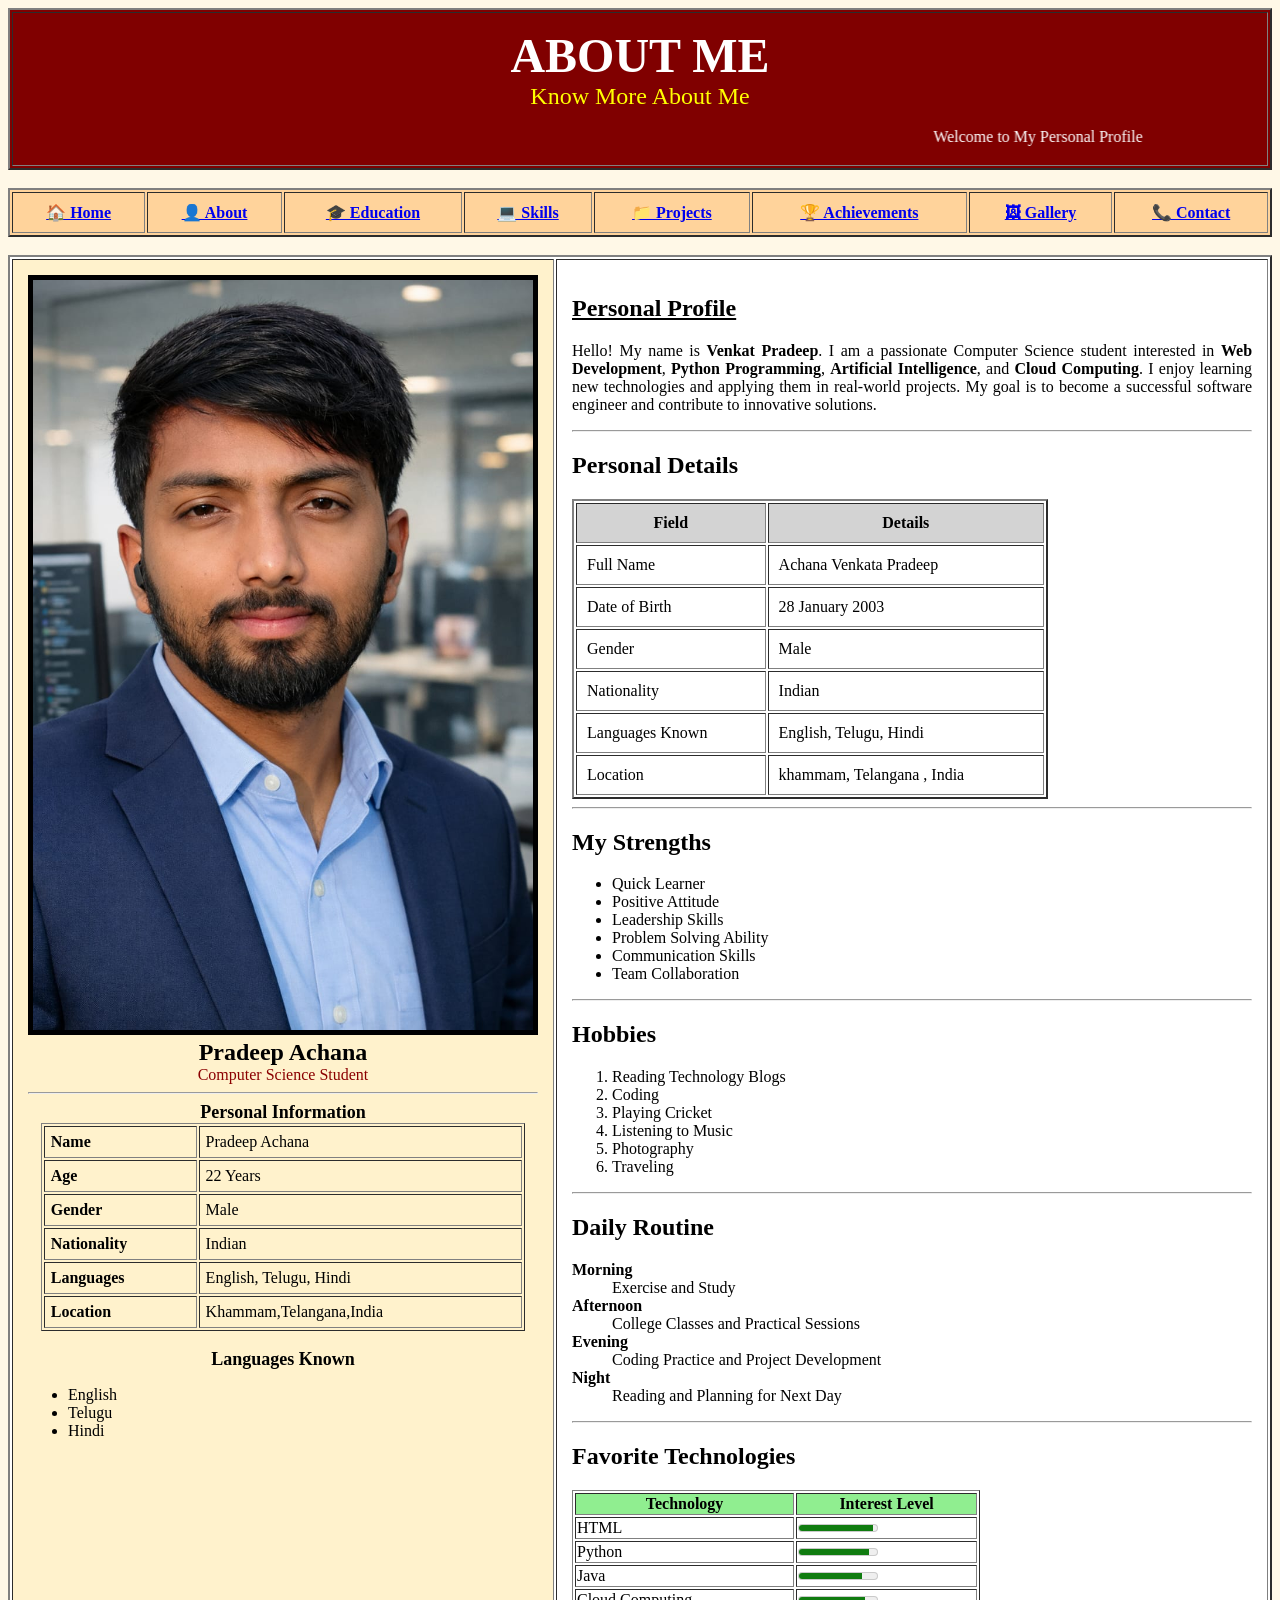
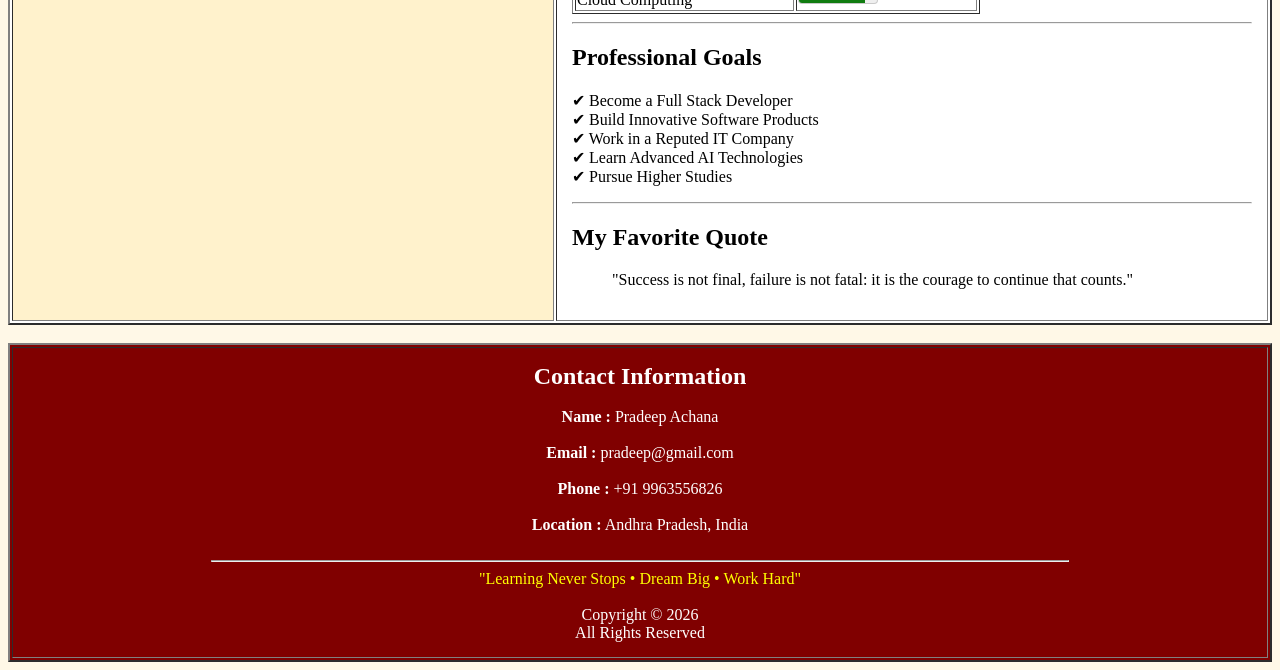
<file: about.html>
<!DOCTYPE html>
<html lang="en">
<head>
    <meta charset="UTF-8">
    <meta name="viewport" content="width=device-width, initial-scale=1.0">
    <title>Document</title>
</head>
<body bgcolor="#FFF8E7">
<!-- ================= HEADER ================= -->
<table width="100%" border="2" bgcolor="#800000" cellpadding="15">
<tr>
<td align="center">
<font color="white" size="7">
<b>ABOUT ME</b>
</font>
<br>
<font color="yellow" size="5">
Know More About Me
</font>
<br><br>
<marquee behavior="alternate">
<font color="white">
Welcome to My Personal Profile
</font>
</marquee>
</td>
</tr>
</table>
<br>
<!-- ================= MENU ================= -->
<table width="100%" border="2" bgcolor="#FFD39B" cellpadding="10">
<tr align="center">
<td><a href="index.html"><b>🏠 Home</b></a></td>
<td><a href="about.html"><b>👤 About</b></a></td>
<td><a href="education.html"><b>🎓 Education</b></a></td>
<td><a href="skills.html"><b>💻 Skills</b></a></td>
<td><a href="projects.html"><b>📁 Projects</b></a></td>
<td><a href="achievements.html"><b>🏆 Achievements</b></a></td>
<td><a href="gallery.html"><b>🖼 Gallery</b></a></td>
<td><a href="contact.html"><b>📞 Contact</b></a></td>
</tr>
</table>
<br>
<!-- ================= MAIN LAYOUT ================= -->
<table width="100%" border="2" cellpadding="15" bgcolor="white">
<tr>
<!-- LEFT SIDEBAR -->
<td width="28%" bgcolor="#FFF2CC" align="center" valign="top">
<img src="profile.jpg"
width="500"
height="90%"
border="5"
alt="Profile">
<br>
<font size="5">
<b>Pradeep Achana</b>
</font>
<br>
<font color="darkred">
Computer Science Student
</font>
<hr>
<font size="4">
<b>Personal Information</b>
</font>
<table border="1" cellpadding="6" width="95%">
<tr>
<td><b>Name</b></td>
<td>Pradeep Achana</td>
</tr>
<tr>
<td><b>Age</b></td>
<td>22 Years</td>
</tr>
<tr>
<td><b>Gender</b></td>
<td>Male</td>
</tr>
<tr>
<td><b>Nationality</b></td>
<td>Indian</td>
</tr>
<tr>
<td><b>Languages</b></td>
<td>English, Telugu, Hindi</td>
</tr>
<tr>
<td><b>Location</b></td>
<td>Khammam,Telangana,India</td>
</tr>
</table>
<br>
<font size="4">
<b>Languages Known</b>
</font>
<ul align="left">
<li>English</li>
<li>Telugu</li>
<li>Hindi</li>
</ul>
</td>
 <td>
<section>
<h2><u>Personal Profile</u></h2>
<p align="justify">
Hello! My name is 
<b> Venkat Pradeep</b>.
I am a passionate Computer Science student interested in
<b>Web Development</b>,
<b>Python Programming</b>,
<b>Artificial Intelligence</b>,
and <b>Cloud Computing</b>.

I enjoy learning new technologies and applying them in real-world projects.
My goal is to become a successful software engineer and contribute to innovative solutions.
</p>
</section>
<hr>
<section>
<h2>Personal Details</h2>
<table border="2"
width="70%"
cellpadding="10">
<tr bgcolor="lightgray">
<th>Field</th>
<th>Details</th>
</tr>
<tr>
<td>Full Name</td>
<td>Achana Venkata Pradeep</td>
</tr>
<tr>
<td>Date of Birth</td>
<td>28 January 2003</td>
</tr>
<tr>
<td>Gender</td>
<td>Male</td>
</tr>
<tr>
<td>Nationality</td>
<td>Indian</td>
</tr>
<tr>
<td>Languages Known</td>
<td>English, Telugu, Hindi</td>
</tr>
<tr>
<td>Location</td>
<td>khammam, Telangana , India</td>
</tr>
</table>
</section>
<hr>
<section>
<h2>My Strengths</h2>
<ul>
<li>Quick Learner</li>
<li>Positive Attitude</li>
<li>Leadership Skills</li>
<li>Problem Solving Ability</li>
<li>Communication Skills</li>
<li>Team Collaboration</li>
</ul>
</section>
<hr>
<section>
<h2>Hobbies</h2>
<ol>
<li>Reading Technology Blogs</li>
<li>Coding</li>
<li>Playing Cricket</li>
<li>Listening to Music</li>
<li>Photography</li>
<li>Traveling</li>
</ol>
</section>
<hr>
<section>
<h2>Daily Routine</h2>
<dl>
<dt><b>Morning</b></dt>
<dd>Exercise and Study</dd>
<dt><b>Afternoon</b></dt>
<dd>College Classes and Practical Sessions</dd>
<dt><b>Evening</b></dt>
<dd>Coding Practice and Project Development</dd>
<dt><b>Night</b></dt>
<dd>Reading and Planning for Next Day</dd>
</dl>
</section>
<hr>
<section>
<h2>Favorite Technologies</h2>
<table border="1"
width="60%">
<tr bgcolor="lightgreen">
<th>Technology</th>
<th>Interest Level</th>
</tr>
<tr>
<td>HTML</td>
<td>
<meter value="0.95"></meter>
</td>
</tr>
<tr>
<td>Python</td>
<td>
<meter value="0.90"></meter>
</td>
</tr>
<tr>
<td>Java</td>
<td>
<meter value="0.80"></meter>
</td>
</tr>
<tr>
<td>Cloud Computing</td>
<td>
<meter value="0.85"></meter>
</td>
</tr>
</table>
</section>
<hr>
<section>
<h2>Professional Goals</h2>
<p>
✔ Become a Full Stack Developer<br>
✔ Build Innovative Software Products<br>
✔ Work in a Reputed IT Company<br>
✔ Learn Advanced AI Technologies<br>
✔ Pursue Higher Studies
</p>
</section>
<hr>
<section>
<h2>My Favorite Quote</h2>
<blockquote>
"Success is not final, failure is not fatal:
it is the courage to continue that counts."
</blockquote>
</section>
 </td>
</tr>
</table>
<br>
<table
width="100%"
border="2"
bgcolor="#800000"
cellpadding="15">
<tr>
<td align="center">
<font color="white" size="5">
<b>Contact Information</b>
</font>
<br><br>
<font color="white">
<b>Name :</b> Pradeep Achana
<br><br>
<b>Email :</b> pradeep@gmail.com
<br><br>
<b>Phone :</b> +91 9963556826
<br><br>
<b>Location :</b> Andhra Pradesh, India
</font>
<br><br>
<hr width="70%">
<font color="yellow">
"Learning Never Stops • Dream Big • Work Hard"
</font>
<br><br>
<font color="white">
Copyright &copy; 2026
<br>
All Rights Reserved
</font>
</td>
</tr>
</table>
</body>
</html>
</file>
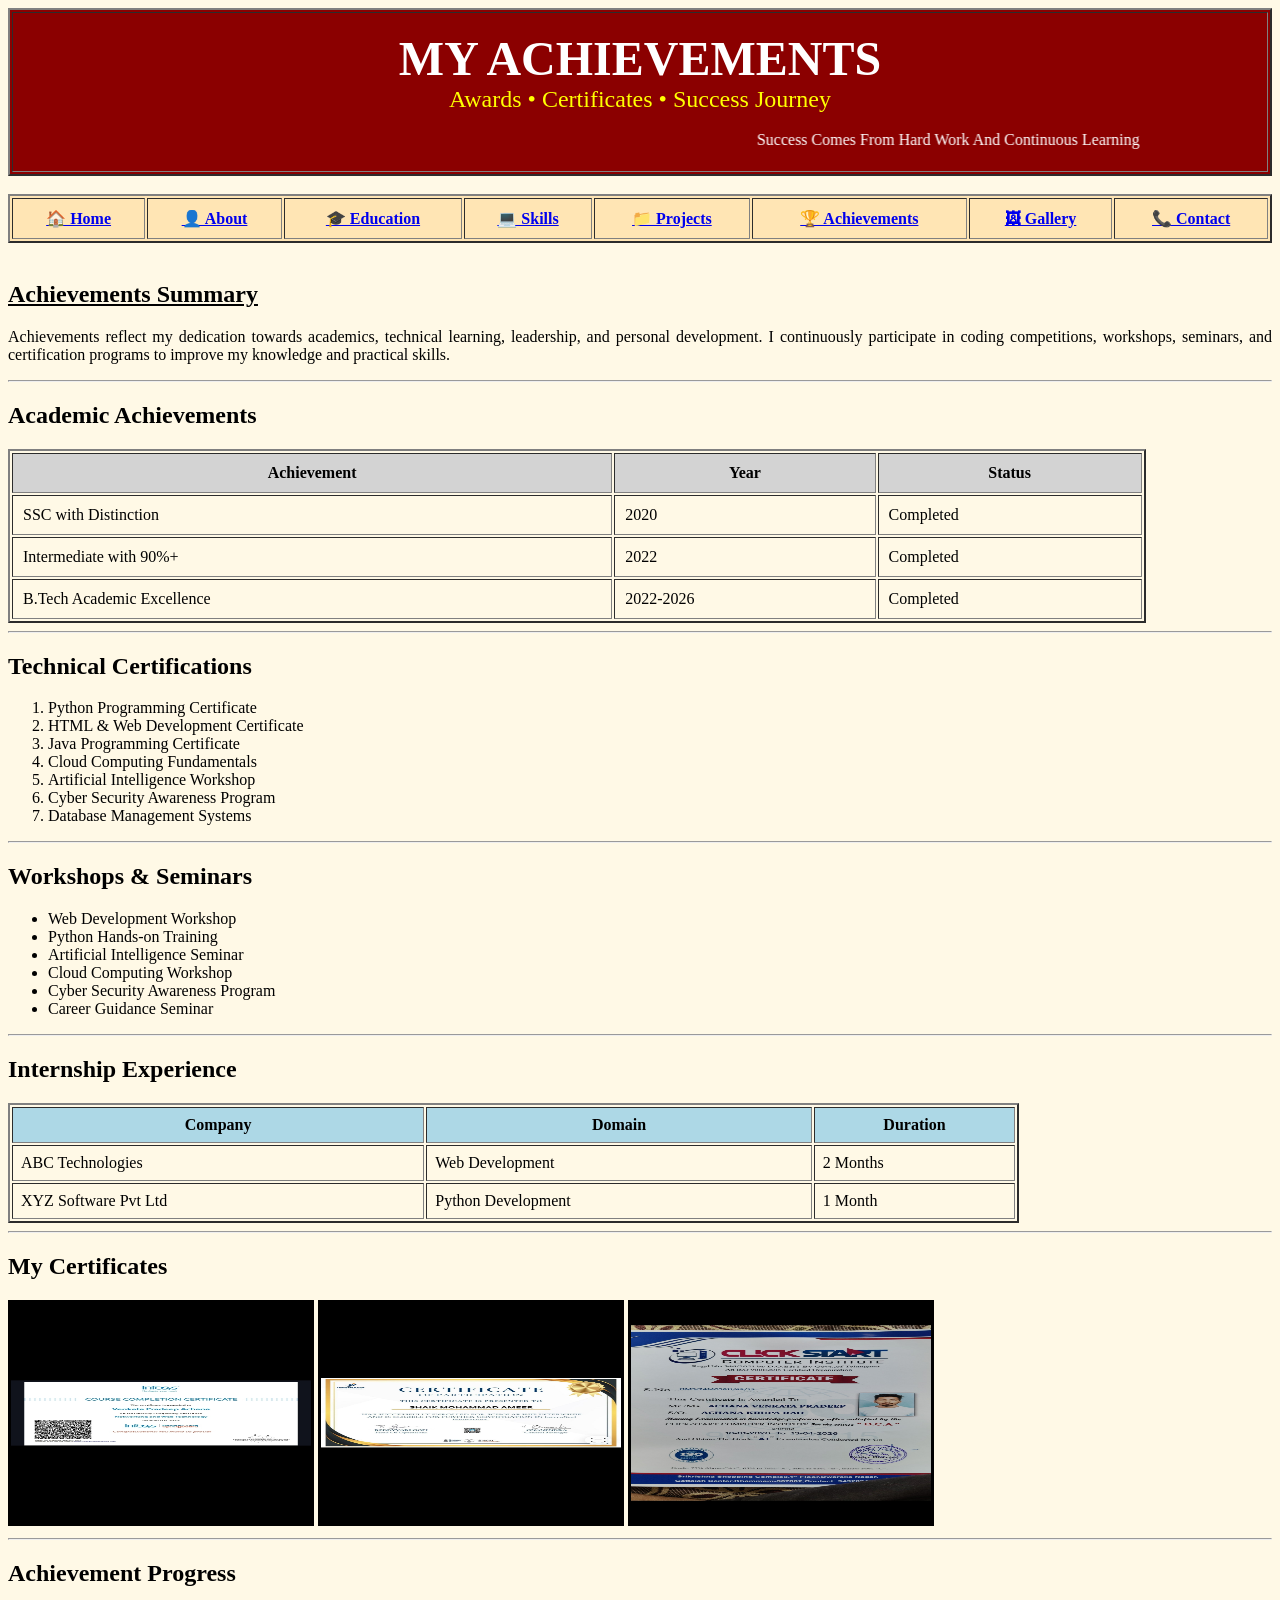
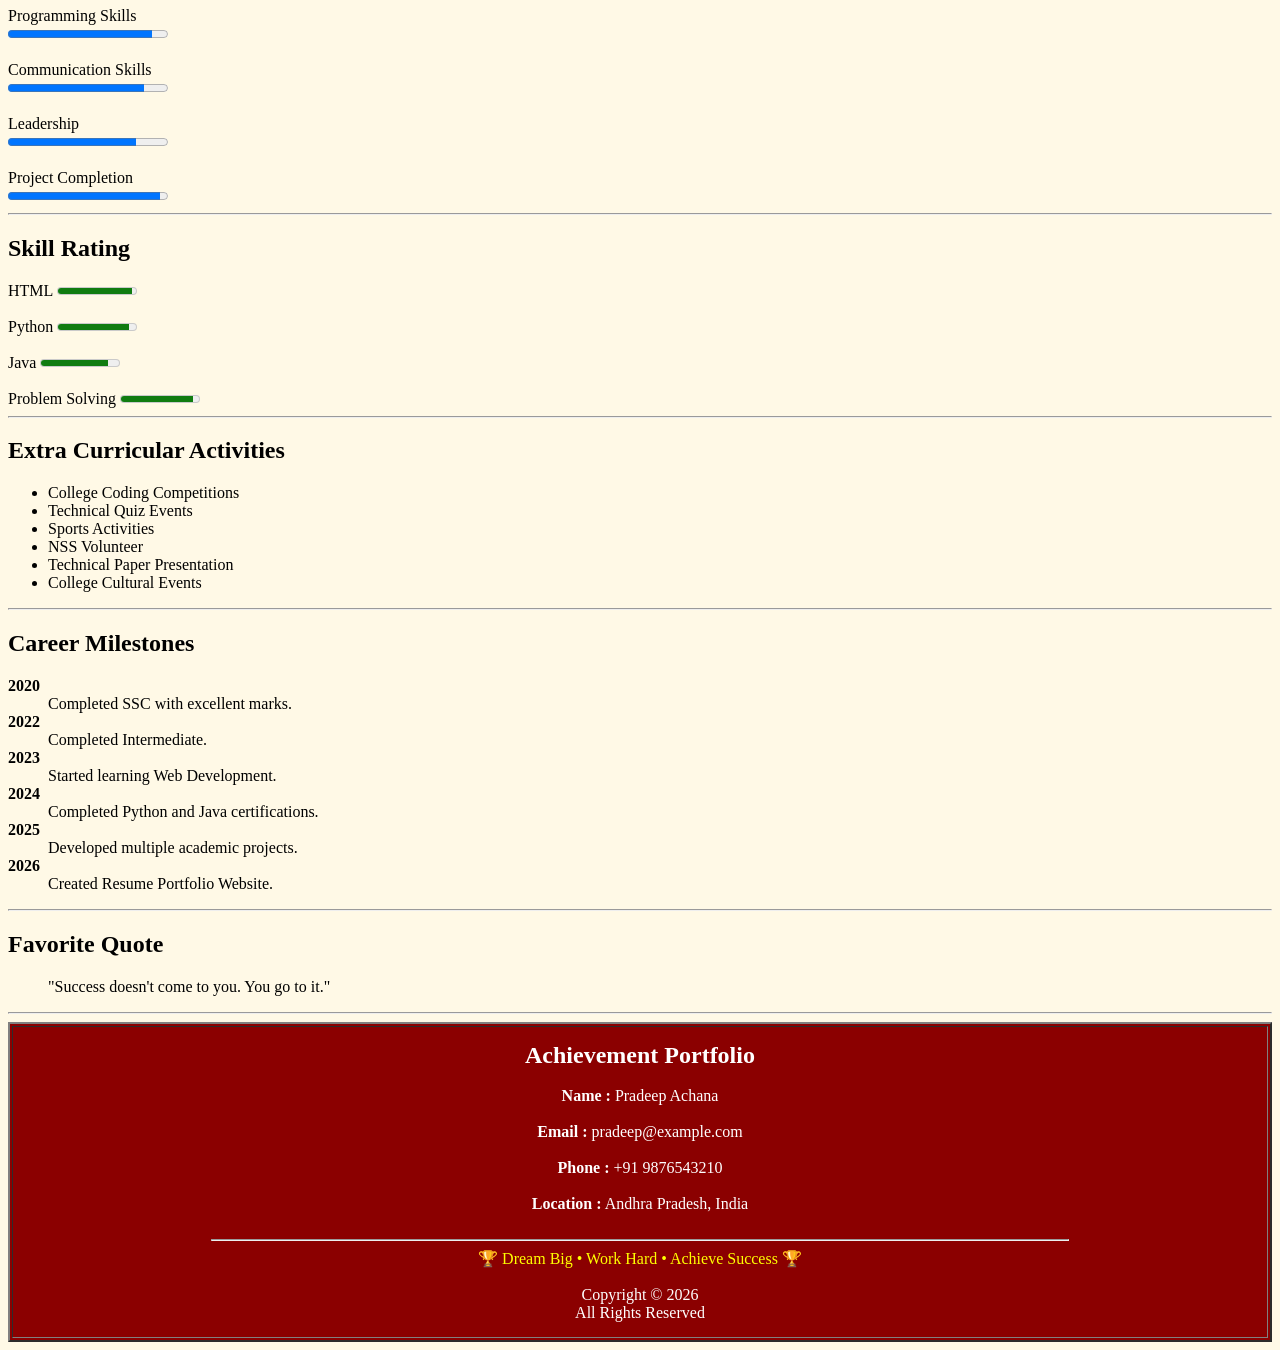
<file: achievements.html>
<!DOCTYPE html>
<html lang="en">
<head>
    <meta charset="UTF-8">
    <meta name="viewport" content="width=device-width, initial-scale=1.0">
    <title>Document</title>
</head>
<body>
    <body bgcolor="#FFF9E6">
<!-- ================= HEADER ================= -->
<table width="100%" border="2" bgcolor="#8B0000" cellpadding="18">
<tr>
<td align="center">
<font color="white" size="7">
<b>MY ACHIEVEMENTS</b>
</font>
<br>
<font color="yellow" size="5">
Awards • Certificates • Success Journey
</font>
<br><br>
<marquee behavior="alternate">
<font color="white">
Success Comes From Hard Work And Continuous Learning
</font>
</marquee>
</td>
</tr>
</table>
<br>
<!-- ================= NAVIGATION ================= -->
<table width="100%" border="2" bgcolor="#FFE5B4" cellpadding="10">
<tr align="center">
<td><a href="index.html"><b>🏠 Home</b></a></td>
<td><a href="about.html"><b>👤 About</b></a></td>
<td><a href="education.html"><b>🎓 Education</b></a></td>
<td><a href="skills.html"><b>💻 Skills</b></a></td>
<td><a href="projects.html"><b>📁 Projects</b></a></td>
<td><a href="achievements.html"><b>🏆 Achievements</b></a></td>
<td><a href="gallery.html"><b>🖼 Gallery</b></a></td>
<td><a href="contact.html"><b>📞 Contact</b></a></td>
</tr>
</table>
<br>
<section>
<h2><u>Achievements Summary</u></h2>
<p align="justify">
Achievements reflect my dedication towards academics, technical learning,
leadership, and personal development. I continuously participate in coding
competitions, workshops, seminars, and certification programs to improve my
knowledge and practical skills.
</p>
</section>
<hr>
<section>
<h2>Academic Achievements</h2>
<table border="2" width="90%" cellpadding="10">
<tr bgcolor="lightgray">
<th>Achievement</th>
<th>Year</th>
<th>Status</th>
</tr>
<tr>
<td>SSC with Distinction</td>
<td>2020</td>
<td>Completed</td>
</tr>
<tr>
<td>Intermediate with 90%+</td>
<td>2022</td>
<td>Completed</td>
</tr>

<tr>
<td>B.Tech Academic Excellence</td>
<td>2022-2026</td>
<td>Completed</td>
</tr>
</table>
</section>
<hr>
<section>
<h2>Technical Certifications</h2>
<ol>
<li>Python Programming Certificate</li>
<li>HTML & Web Development Certificate</li>
<li>Java Programming Certificate</li>
<li>Cloud Computing Fundamentals</li>
<li>Artificial Intelligence Workshop</li>
<li>Cyber Security Awareness Program</li>
<li>Database Management Systems</li>
</ol>
</section>
<hr>
<section>
<h2>Workshops & Seminars</h2>
<ul>
<li>Web Development Workshop</li>
<li>Python Hands-on Training</li>
<li>Artificial Intelligence Seminar</li>
<li>Cloud Computing Workshop</li>
<li>Cyber Security Awareness Program</li>
<li>Career Guidance Seminar</li>
</ul>
</section>
<hr>
<section>
<h2>Internship Experience</h2>
<table border="2" width="80%" cellpadding="8">
<tr bgcolor="lightblue">
<th>Company</th>
<th>Domain</th>
<th>Duration</th>
</tr>
<tr>
<td>ABC Technologies</td>
<td>Web Development</td>
<td>2 Months</td>
</tr>

<tr>
<td>XYZ Software Pvt Ltd</td>
<td>Python Development</td>
<td>1 Month</td>
</tr>
</table>
</section>
<hr>
<section>
<h2>My Certificates</h2>
<img src="certificate1.jpg"
width="300"
height="220"
border="3"
alt="Certificate 1">
<img src="certificate2.jpg"
width="300"
height="220"
border="3"
alt="Certificate 2">
<img src="certificate3.jpg"
width="300"
height="220"
border="3"
alt="Certificate 3">
</section>
<hr>
<section>
<h2>Achievement Progress</h2>
Programming Skills
<br>
<progress value="90" max="100"></progress>
<br><br>
Communication Skills
<br>
<progress value="85" max="100"></progress>
<br><br>
Leadership
<br>
<progress value="80" max="100"></progress>
<br><br>
Project Completion
<br>
<progress value="95" max="100"></progress>
</section>
<hr>
<section>
<h2>Skill Rating</h2>
HTML
<meter value="0.95"></meter>
<br><br>
Python
<meter value="0.90"></meter>
<br><br>
Java
<meter value="0.85"></meter>
<br><br>
Problem Solving
<meter value="0.92"></meter>
</section>
<hr>
<section>
<h2>Extra Curricular Activities</h2>
<ul>
<li>College Coding Competitions</li>
<li>Technical Quiz Events</li>
<li>Sports Activities</li>
<li>NSS Volunteer</li>
<li>Technical Paper Presentation</li>
<li>College Cultural Events</li>
</ul>
</section>
<hr>
<section>
<h2>Career Milestones</h2>
<dl>
<dt><b>2020</b></dt>
<dd>Completed SSC with excellent marks.</dd>
<dt><b>2022</b></dt>
<dd>Completed Intermediate.</dd>
<dt><b>2023</b></dt>
<dd>Started learning Web Development.</dd>
<dt><b>2024</b></dt>
<dd>Completed Python and Java certifications.</dd>
<dt><b>2025</b></dt>
<dd>Developed multiple academic projects.</dd>
<dt><b>2026</b></dt>
<dd>Created Resume Portfolio Website.</dd>
</dl>
</section>
<hr>
<section>
<h2>Favorite Quote</h2>
<blockquote>
"Success doesn't come to you. You go to it."
</blockquote>
</section>
<hr>
<!-- ================= FOOTER ================= -->
<table
width="100%"
border="2"
bgcolor="#8B0000"
cellpadding="15">
<tr>
<td align="center">
<font color="white" size="5">
<b>Achievement Portfolio</b>
</font>
<br><br>
<font color="white">
<b>Name :</b> Pradeep Achana
<br><br>
<b>Email :</b> pradeep@example.com
<br><br>
<b>Phone :</b> +91 9876543210
<br><br>
<b>Location :</b> Andhra Pradesh, India
</font>
<br><br>
<hr width="70%">
<font color="yellow">
🏆 Dream Big • Work Hard • Achieve Success 🏆
</font>
<br><br>
<font color="white">
Copyright &copy; 2026
<br>
All Rights Reserved
</font>
</td>
</tr>
</table>
</body>
</html>
</file>
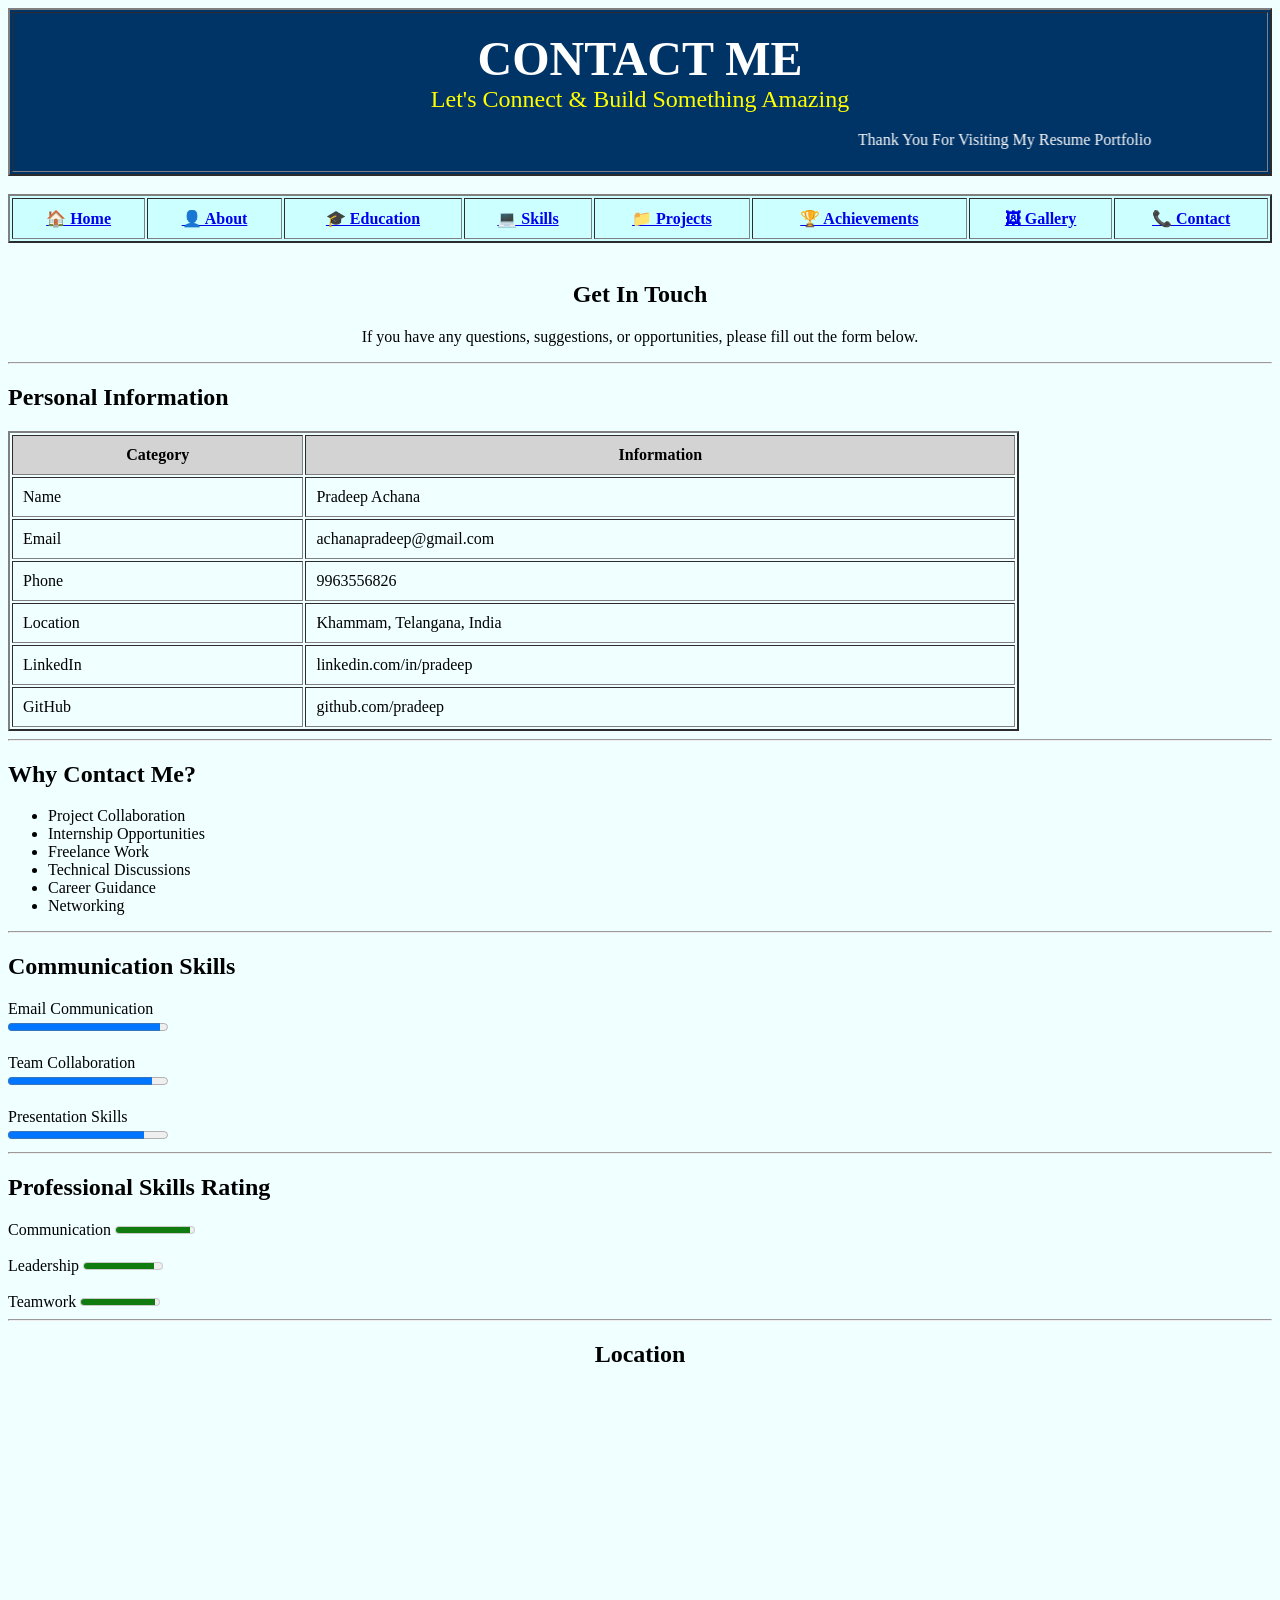
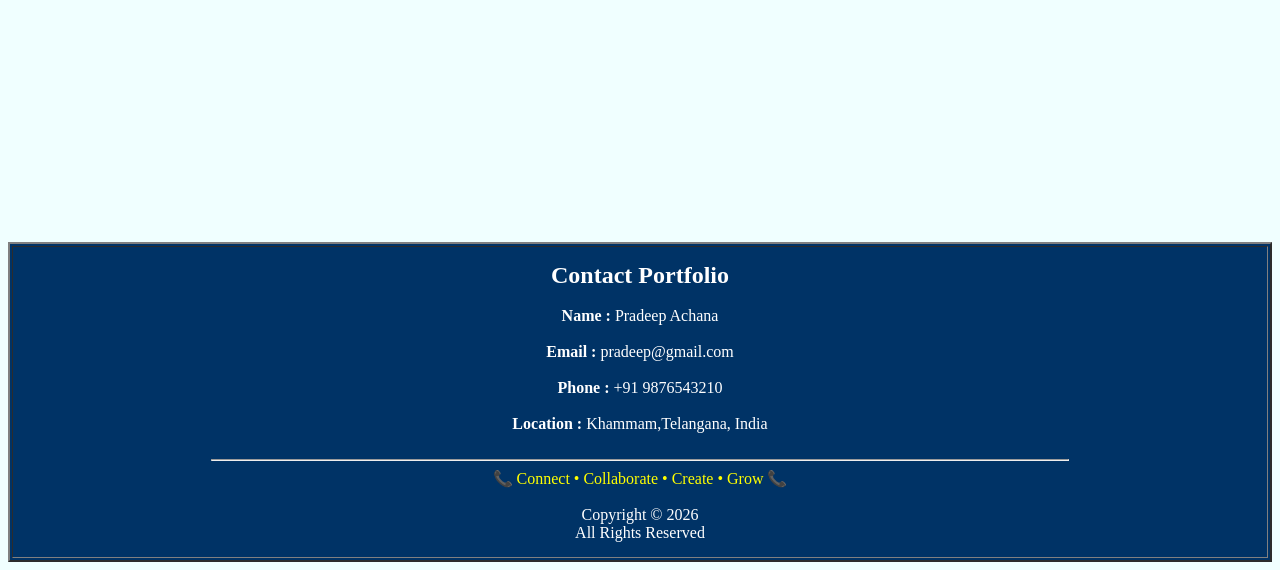
<file: contact.html>
<!DOCTYPE html>
<html lang="en">
<head>
    <meta charset="UTF-8">
    <meta name="viewport" content="width=device-width, initial-scale=1.0">
    <title>Document</title>
</head>
<body>
    <body bgcolor="#F0FFFF">
<!-- ================= HEADER ================= -->
<table width="100%" border="2" bgcolor="#003366" cellpadding="18">
<tr>
<td align="center">
<font color="white" size="7">
<b>CONTACT ME</b>
</font>
<br>
<font color="yellow" size="5">
Let's Connect & Build Something Amazing
</font>
<br><br>
<marquee behavior="alternate">
<font color="white">
Thank You For Visiting My Resume Portfolio
</font>
</marquee>
</td>
</tr>
</table>
<br>
<!-- ================= NAVIGATION ================= -->
<table width="100%" border="2" bgcolor="#CCFFFF" cellpadding="10">
<tr align="center">
<td><a href="index.html"><b>🏠 Home</b></a></td>
<td><a href="about.html"><b>👤 About</b></a></td>
<td><a href="education.html"><b>🎓 Education</b></a></td>
<td><a href="skills.html"><b>💻 Skills</b></a></td>
<td><a href="projects.html"><b>📁 Projects</b></a></td>
<td><a href="achievements.html"><b>🏆 Achievements</b></a></td>
<td><a href="gallery.html"><b>🖼 Gallery</b></a></td>
<td><a href="contact.html"><b>📞 Contact</b></a></td>
</tr>
</table>
<br>
<section>
<center>
<h2>Get In Touch</h2>
<p>
If you have any questions, suggestions, or opportunities, please fill out the
form below.
</p>
</center>
</section>
<hr>
 <section>
<h2>Personal Information</h2>
<table border="2" width="80%" cellpadding="10">
<tr bgcolor="lightgray">
<th>Category</th>
<th>Information</th>
</tr>
<tr>
<td>Name</td>
<td>Pradeep Achana</td>
</tr>
<tr>
<td>Email</td>
<td>achanapradeep@gmail.com</td>
</tr>
<tr>
<td>Phone</td>
<td>9963556826</td>
</tr>
<tr>
<td>Location</td>
<td>Khammam, Telangana, India</td>
</tr>
<tr>
<td>LinkedIn</td>
<td>linkedin.com/in/pradeep</td>
</tr>
<tr>
<td>GitHub</td>
<td>github.com/pradeep</td>
</tr>
</table>
</section>
<hr>
<section>
<h2>Why Contact Me?</h2>
<ul>
<li>Project Collaboration</li>
<li>Internship Opportunities</li>
<li>Freelance Work</li>
<li>Technical Discussions</li>
<li>Career Guidance</li>
<li>Networking</li>
</ul>
</section>
<hr>
<section>
<h2>Communication Skills</h2>
Email Communication
<br>
<progress value="95" max="100"></progress>
<br><br>
Team Collaboration
<br>
<progress value="90" max="100"></progress>
<br><br>
Presentation Skills
<br>
<progress value="85" max="100"></progress>
</section>
<hr> 
<section>
<h2>Professional Skills Rating</h2>
Communication
<meter value="0.95"></meter>
<br><br>
Leadership
<meter value="0.90"></meter>
<br><br>
Teamwork
<meter value="0.95"></meter>
</section>
<hr>
<footer>
<center> 
<section>
<h2> Location</h2>
<iframe
src="https://www.google.com/maps/embed?pb=!1m18!1m12!1m3!1d60966.240526316484!2d80.15043494999999!3d17.24835525!2m3!1f0!2f0!3f0!3m2!1i1024!2i768!4f13.1!3m3!1m2!1s0x3a3459d0d5cf738d%3A0xe18da4ae6d89da01!2sKhammam%2C%20Telangana!5e0!3m2!1sen!2sin!4v1783010550396!5m2!1sen!2sin" width="600" height="450" style="border:0;" allowfullscreen="" loading="lazy" referrerpolicy="strict-origin-when-cross-origin">
width="700"
height="350">
</iframe>
</section>
<!-- ================= FOOTER ================= -->
<table
width="100%"
border="2"
bgcolor="#003366"
cellpadding="15">
<tr>
<td align="center">
<font color="white" size="5">
<b>Contact Portfolio</b>
</font>
<br><br>
<font color="white">
<b>Name :</b> Pradeep Achana
<br><br>
<b>Email :</b> pradeep@gmail.com
<br><br>
<b>Phone :</b> +91 9876543210
<br><br>
<b>Location :</b> Khammam,Telangana, India
</font>
<br><br>
<hr width="70%">
<font color="yellow">
📞 Connect • Collaborate • Create • Grow 📞
</font>
<br><br>
<font color="white">
Copyright &copy; 2026
<br>
All Rights Reserved
</font>
</td>
</tr>
</table>
</body>
</html>
</file>
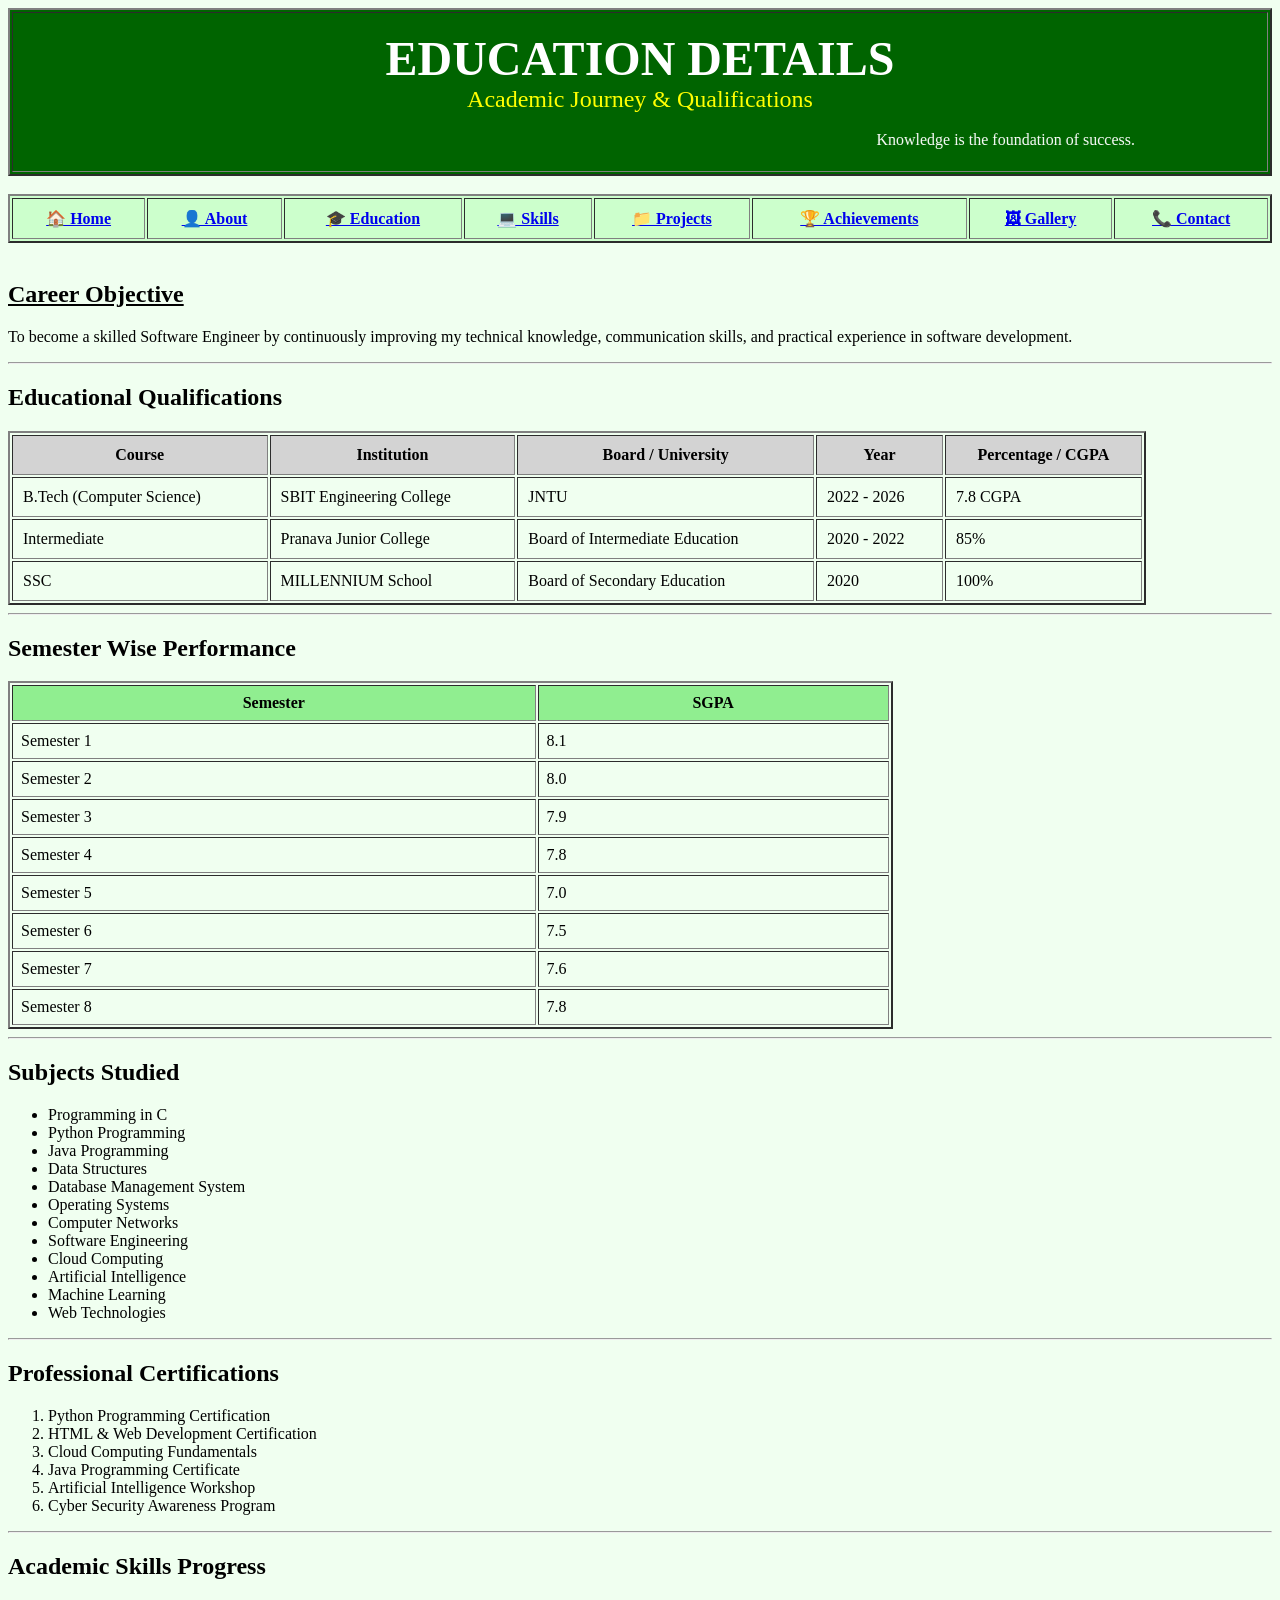
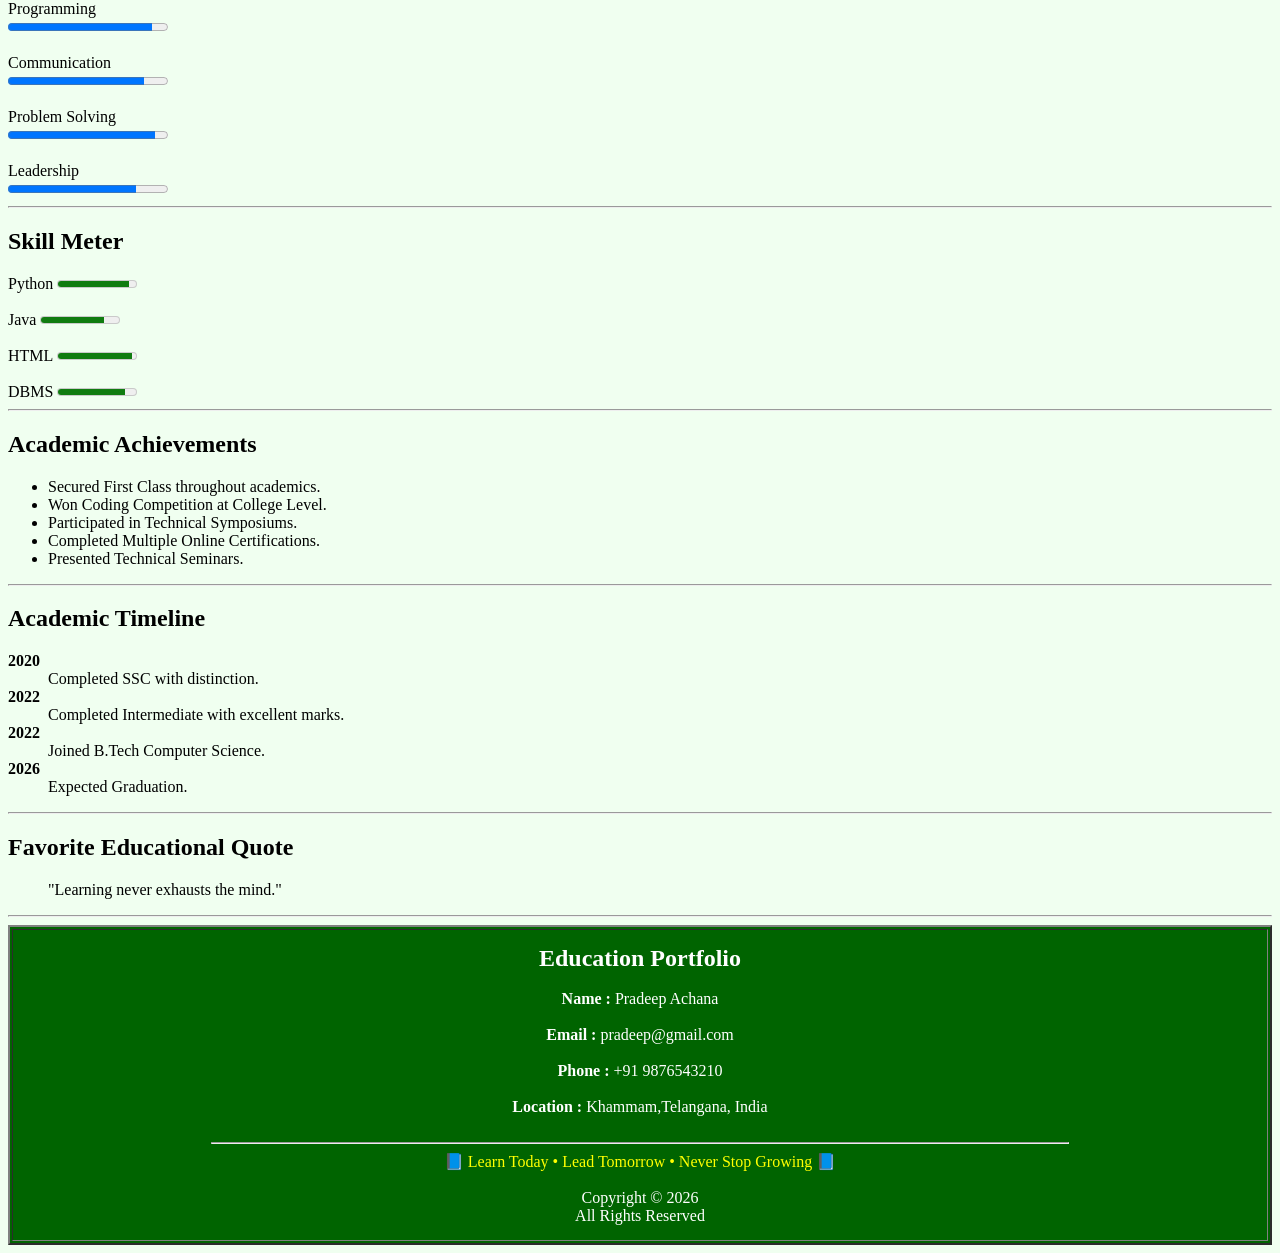
<file: education.html>
<!DOCTYPE html>
<html lang="en">
<head>
    <meta charset="UTF-8">
    <meta name="viewport" content="width=device-width, initial-scale=1.0">
    <title>Document</title>
</head>

<body bgcolor="#F0FFF0">
<!-- ================= HEADER ================= -->
<table width="100%" border="2" bgcolor="#006400" cellpadding="18">
<tr>
<td align="center">
<font color="white" size="7">
<b>EDUCATION DETAILS</b>
</font>
<br>
<font color="yellow" size="5">
Academic Journey & Qualifications
</font>
<br><br>
<marquee behavior="alternate">
<font color="white">
Knowledge is the foundation of success.
</font>
</marquee>
</td>
</tr>
</table>
<br>
<!-- ================= NAVIGATION ================= -->

<table width="100%" border="2" bgcolor="#CCFFCC" cellpadding="10">
<tr align="center">
<td><a href="index.html"><b>🏠 Home</b></a></td>
<td><a href="about.html"><b>👤 About</b></a></td>
<td><a href="education.html"><b>🎓 Education</b></a></td>
<td><a href="skills.html"><b>💻 Skills</b></a></td>
<td><a href="projects.html"><b>📁 Projects</b></a></td>
<td><a href="achievements.html"><b>🏆 Achievements</b></a></td>
<td><a href="gallery.html"><b>🖼 Gallery</b></a></td>
<td><a href="contact.html"><b>📞 Contact</b></a></td>
</tr>
</table>
<br>
<section>
<h2><u>Career Objective</u></h2>
<p align="justify">
To become a skilled Software Engineer by continuously improving my technical
knowledge, communication skills, and practical experience in software
development.
</p>
</section>
<hr>
<section>
<h2>Educational Qualifications</h2>
<table border="2" width="90%" cellpadding="10">
<tr bgcolor="lightgray">
<th>Course</th>
<th>Institution</th>
<th>Board / University</th>
<th>Year</th>
<th>Percentage / CGPA</th>
</tr>

<tr>
<td>B.Tech (Computer Science)</td>
<td>SBIT Engineering College</td>
<td>JNTU</td>
<td>2022 - 2026</td>
<td>7.8 CGPA</td>
</tr>

<tr>
<td>Intermediate</td>
<td>Pranava Junior College</td>
<td>Board of Intermediate Education</td>
<td>2020 - 2022</td>
<td>85%</td>
</tr>

<tr>
<td>SSC</td>
<td>MILLENNIUM School</td>
<td>Board of Secondary Education</td>
<td>2020</td>
<td>100%</td>
</tr>
</table>
</section>
<hr>
<section>
<h2>Semester Wise Performance</h2>
<table border="2" width="70%" cellpadding="8">
<tr bgcolor="lightgreen">
<th>Semester</th>
<th>SGPA</th>
</tr>
<tr>
<td>Semester 1</td>
<td>8.1</td>
</tr>

<tr>
<td>Semester 2</td>
<td>8.0</td>
</tr>

<tr>
<td>Semester 3</td>
<td>7.9</td>
</tr>

<tr>
<td>Semester 4</td>
<td>7.8</td>
</tr>

<tr>
<td>Semester 5</td>
<td>7.0</td>
</tr>

<tr>
<td>Semester 6</td>
<td>7.5</td>
</tr>
<tr>
<td>Semester 7</td>
<td>7.6</td>
</tr>

<tr>
<td>Semester 8</td>
<td>7.8</td>
</tr>

</table>
</section>
<hr>
<section>
<h2>Subjects Studied</h2>
<ul>
<li>Programming in C</li>
<li>Python Programming</li>
<li>Java Programming</li>
<li>Data Structures</li>
<li>Database Management System</li>
<li>Operating Systems</li>
<li>Computer Networks</li>
<li>Software Engineering</li>
<li>Cloud Computing</li>
<li>Artificial Intelligence</li>
<li>Machine Learning</li>
<li>Web Technologies</li>
</ul>
</section>
<hr>
<section>
<h2>Professional Certifications</h2>
<ol>
<li>Python Programming Certification</li>
<li>HTML & Web Development Certification</li>
<li>Cloud Computing Fundamentals</li>
<li>Java Programming Certificate</li>
<li>Artificial Intelligence Workshop</li>
<li>Cyber Security Awareness Program</li>
</ol>
</section>
<hr>
<section>
<h2>Academic Skills Progress</h2>
Programming
<br>
<progress value="90" max="100"></progress>
<br><br>
Communication
<br>
<progress value="85" max="100"></progress>
<br><br>
Problem Solving
<br>
<progress value="92" max="100"></progress>
<br><br>
Leadership
<br>
<progress value="80" max="100"></progress>
</section>
<hr>
<section>
<h2>Skill Meter</h2>
Python
<meter value="0.90"></meter>
<br><br>
Java
<meter value="0.80"></meter>
<br><br>
HTML
<meter value="0.95"></meter>
<br><br>
DBMS
<meter value="0.85"></meter>
</section>
<hr>
<section>
<h2>Academic Achievements</h2>
<ul>
<li>Secured First Class throughout academics.</li>
<li>Won Coding Competition at College Level.</li>
<li>Participated in Technical Symposiums.</li>
<li>Completed Multiple Online Certifications.</li>
<li>Presented Technical Seminars.</li>
</ul>
</section>
<hr>
<section>
<h2>Academic Timeline</h2>
<dl>
<dt><b>2020</b></dt>
<dd>Completed SSC with distinction.</dd>
<dt><b>2022</b></dt>
<dd>Completed Intermediate with excellent marks.</dd>
<dt><b>2022</b></dt>
<dd>Joined B.Tech Computer Science.</dd>
<dt><b>2026</b></dt>
<dd>Expected Graduation.</dd>
</dl>
</section>
<hr>
<section>
<h2>Favorite Educational Quote</h2>
<blockquote>
"Learning never exhausts the mind."
</blockquote>
</section>
<hr>
<!-- ================= FOOTER ================= -->
<table
width="100%"
border="2"
bgcolor="#006400"
cellpadding="15">
<tr>
<td align="center">
<font color="white" size="5">
<b>Education Portfolio</b>
</font>
<br><br>
<font color="white">
<b>Name :</b> Pradeep Achana
<br><br>
<b>Email :</b> pradeep@gmail.com
<br><br>
<b>Phone :</b> +91 9876543210
<br><br>
<b>Location :</b> Khammam,Telangana, India
</font>
<br><br>
<hr width="70%">
<font color="yellow">
📘 Learn Today • Lead Tomorrow • Never Stop Growing 📘
</font>
<br><br>
<font color="white">
Copyright &copy; 2026
<br>
All Rights Reserved
</font>
</td>
</tr>
</table>
</body>
</html>
</file>
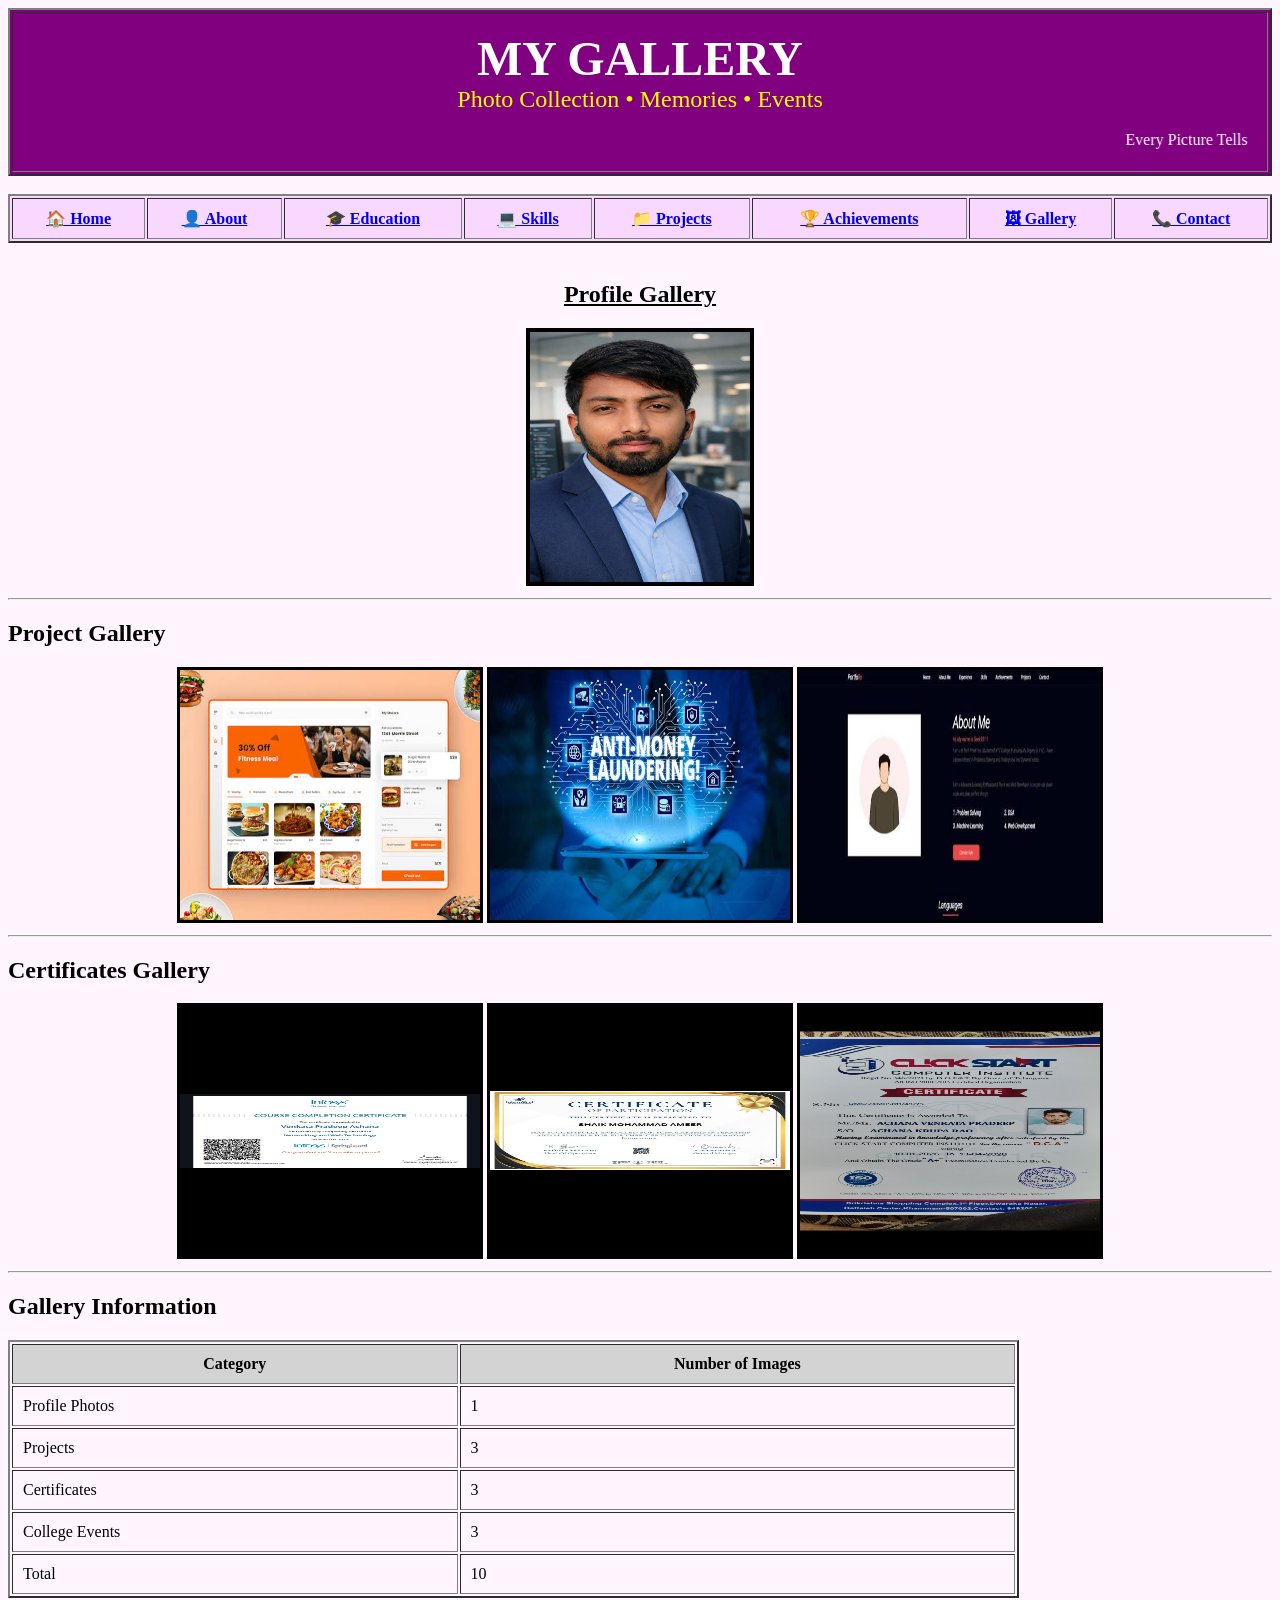
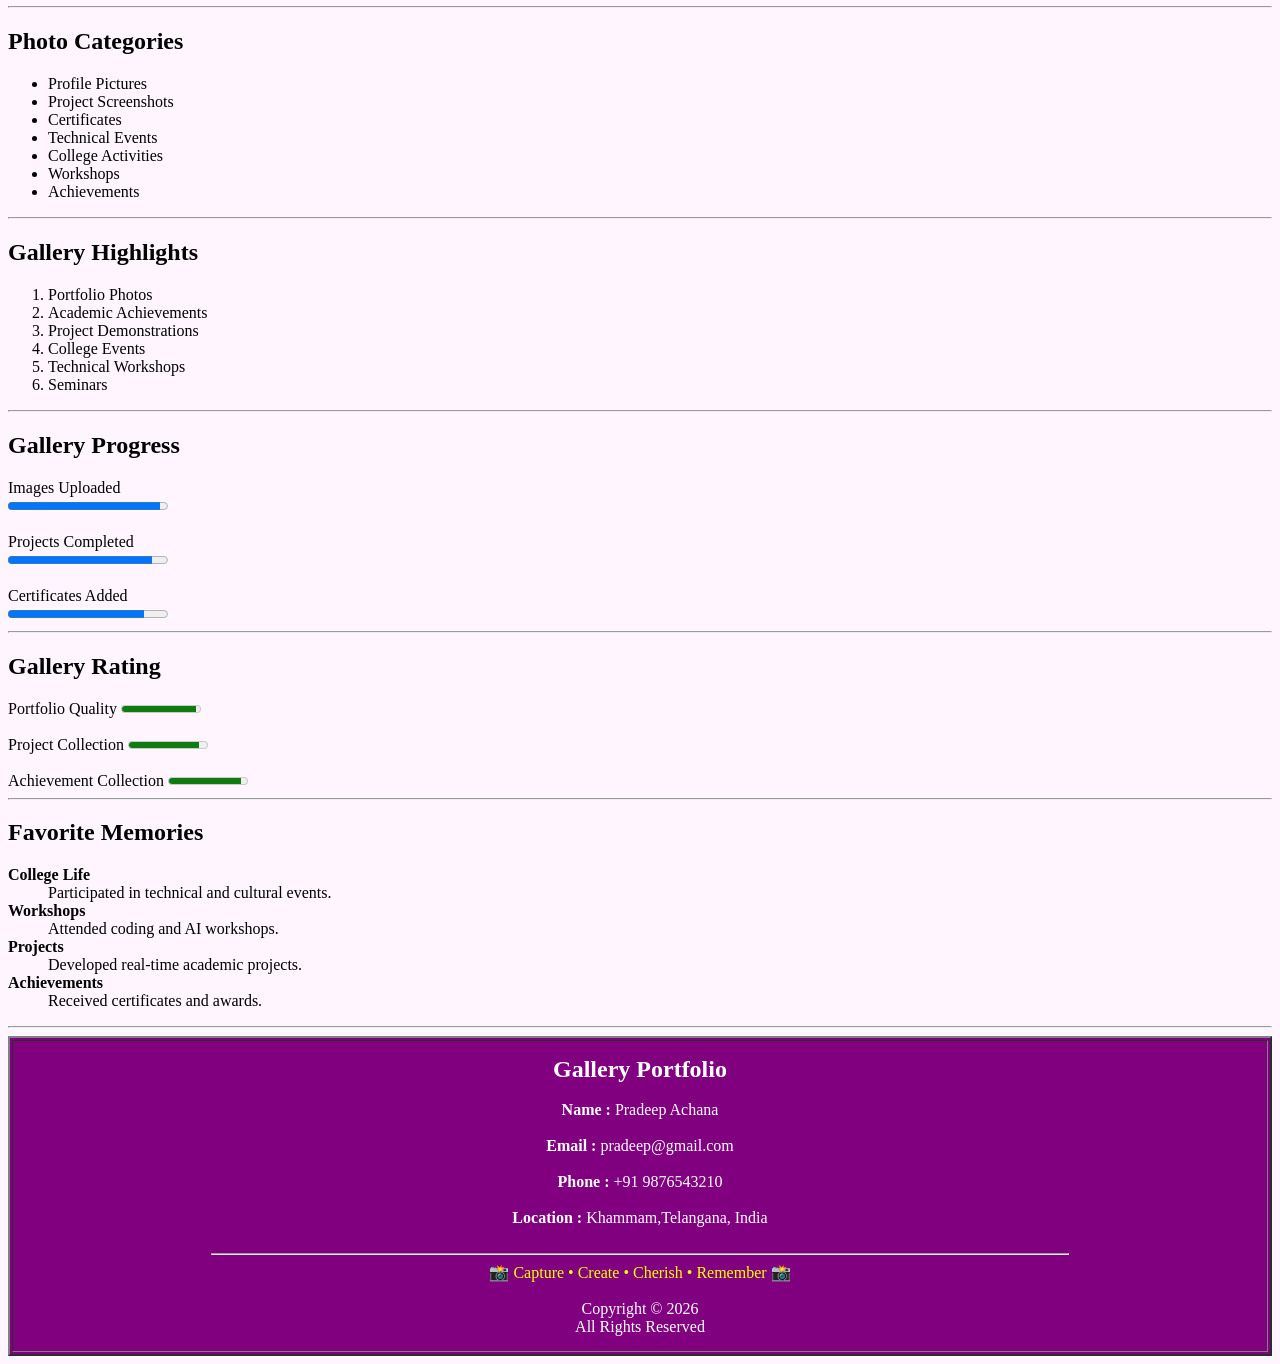
<file: gallery.html>
<!DOCTYPE html>
<html lang="en">
<head>
    <meta charset="UTF-8">
    <meta name="viewport" content="width=device-width, initial-scale=1.0">
    <title>Document</title>
</head>
<body>
    <body bgcolor="#FFF5FF">
<!-- ================= HEADER ================= -->
<table width="100%" border="2" bgcolor="#800080" cellpadding="18">
<tr>
<td align="center">
<font color="white" size="7">
<b>MY GALLERY</b>
</font>
<br>
<font color="yellow" size="5">
Photo Collection • Memories • Events
</font>
<br><br>
<marquee behavior="alternate">
<font color="white">
Every Picture Tells A Story
</font>
</marquee>
</td>
</tr>
</table>
<br>
<!-- ================= NAVIGATION ================= -->
<table width="100%" border="2" bgcolor="#F8D8FF" cellpadding="10">
<tr align="center">
<td><a href="index.html"><b>🏠 Home</b></a></td>
<td><a href="about.html"><b>👤 About</b></a></td>
<td><a href="education.html"><b>🎓 Education</b></a></td>
<td><a href="skills.html"><b>💻 Skills</b></a></td>
<td><a href="projects.html"><b>📁 Projects</b></a></td>
<td><a href="achievements.html"><b>🏆 Achievements</b></a></td>
<td><a href="gallery.html"><b>🖼 Gallery</b></a></td>
<td><a href="contact.html"><b>📞 Contact</b></a></td>
</tr>
</table>
<br>
<section>
<center>
<h2><u>Profile Gallery</u></h2>
<img src="profile.jpg"
width="220"
height="250"
border="4"
alt="Profile Photo">
</center>
</section>
<hr>
<section>
<h2>Project Gallery</h2>
<center>
<img src="project1.jpg"
width="300"
height="250"

border="3"
alt="Project 1">
<img src="project2.jpg"
width="300"
height="250"
border="3"
alt="Project 2">
<img src="project3.jpg"
width="300"
height="250"
border="3"
alt="Project 3">
</center>
</section>
<hr>
<section>
<h2>Certificates Gallery</h2>
<center>
<img src="certificate1.jpg"
width="300"
height="250"
border="3"
alt="Certificate 1">
<img src="certificate2.jpg"
width="300"
height="250"
border="3"
alt="Certificate 2">
<img src="certificate3.jpg"
width="300"
height="250"
border="3"
alt="Certificate 3">
</center>
</section>
<hr>
<section>
<h2>Gallery Information</h2>
<table border="2" width="80%" cellpadding="10">
<tr bgcolor="lightgray">
<th>Category</th>
<th>Number of Images</th>
</tr>
<tr>
<td>Profile Photos</td>
<td>1</td>
</tr>
<tr>
<td>Projects</td>
<td>3</td>
</tr>
<tr>
<td>Certificates</td>
<td>3</td>
</tr>
<tr>
<td>College Events</td>
<td>3</td>
</tr>
<tr>
<td>Total</td>
<td>10</td>
</tr>
</table>
</section>
<hr>
<section>
<h2>Photo Categories</h2>
<ul>
<li>Profile Pictures</li>
<li>Project Screenshots</li>
<li>Certificates</li>
<li>Technical Events</li>
<li>College Activities</li>
<li>Workshops</li>
<li>Achievements</li>
</ul>
</section>
<hr>
<section>
<h2>Gallery Highlights</h2>
<ol>
<li>Portfolio Photos</li>
<li>Academic Achievements</li>
<li>Project Demonstrations</li>
<li>College Events</li>
<li>Technical Workshops</li>
<li>Seminars</li>
</ol>
</section>
<hr>
<section>
<h2>Gallery Progress</h2>
Images Uploaded
<br>
<progress value="95" max="100"></progress>
<br><br>
Projects Completed
<br>
<progress value="90" max="100"></progress>
<br><br>
Certificates Added
<br>
<progress value="85" max="100"></progress>
</section>
<hr>
<section>
<h2>Gallery Rating</h2>
Portfolio Quality
<meter value="0.95"></meter>
<br><br>
Project Collection
<meter value="0.90"></meter>
<br><br>
Achievement Collection
<meter value="0.92"></meter>
</section>
<hr>
<section>
<h2>Favorite Memories</h2>
<dl>
<dt><b>College Life</b></dt>
<dd>Participated in technical and cultural events.</dd>
<dt><b>Workshops</b></dt>
<dd>Attended coding and AI workshops.</dd>
<dt><b>Projects</b></dt>
<dd>Developed real-time academic projects.</dd>
<dt><b>Achievements</b></dt>
<dd>Received certificates and awards.</dd>
</dl>
</section>
<hr>
 <!-- ================= FOOTER ================= -->
<table
width="100%"
border="2"
bgcolor="#800080"
cellpadding="15">
<tr>
<td align="center">
<font color="white" size="5">
<b>Gallery Portfolio</b>
</font>
<br><br>
<font color="white">
<b>Name :</b> Pradeep Achana
<br><br>
<b>Email :</b> pradeep@gmail.com
<br><br>
<b>Phone :</b> +91 9876543210
<br><br>
<b>Location :</b> Khammam,Telangana, India
</font>
<br><br>
<hr width="70%">
<font color="yellow">
📸 Capture • Create • Cherish • Remember 📸
</font>
<br><br>
<font color="white">
Copyright &copy; 2026
<br>
All Rights Reserved
</font>
</td>
</tr>
</table>
</body>
</html>
</file>
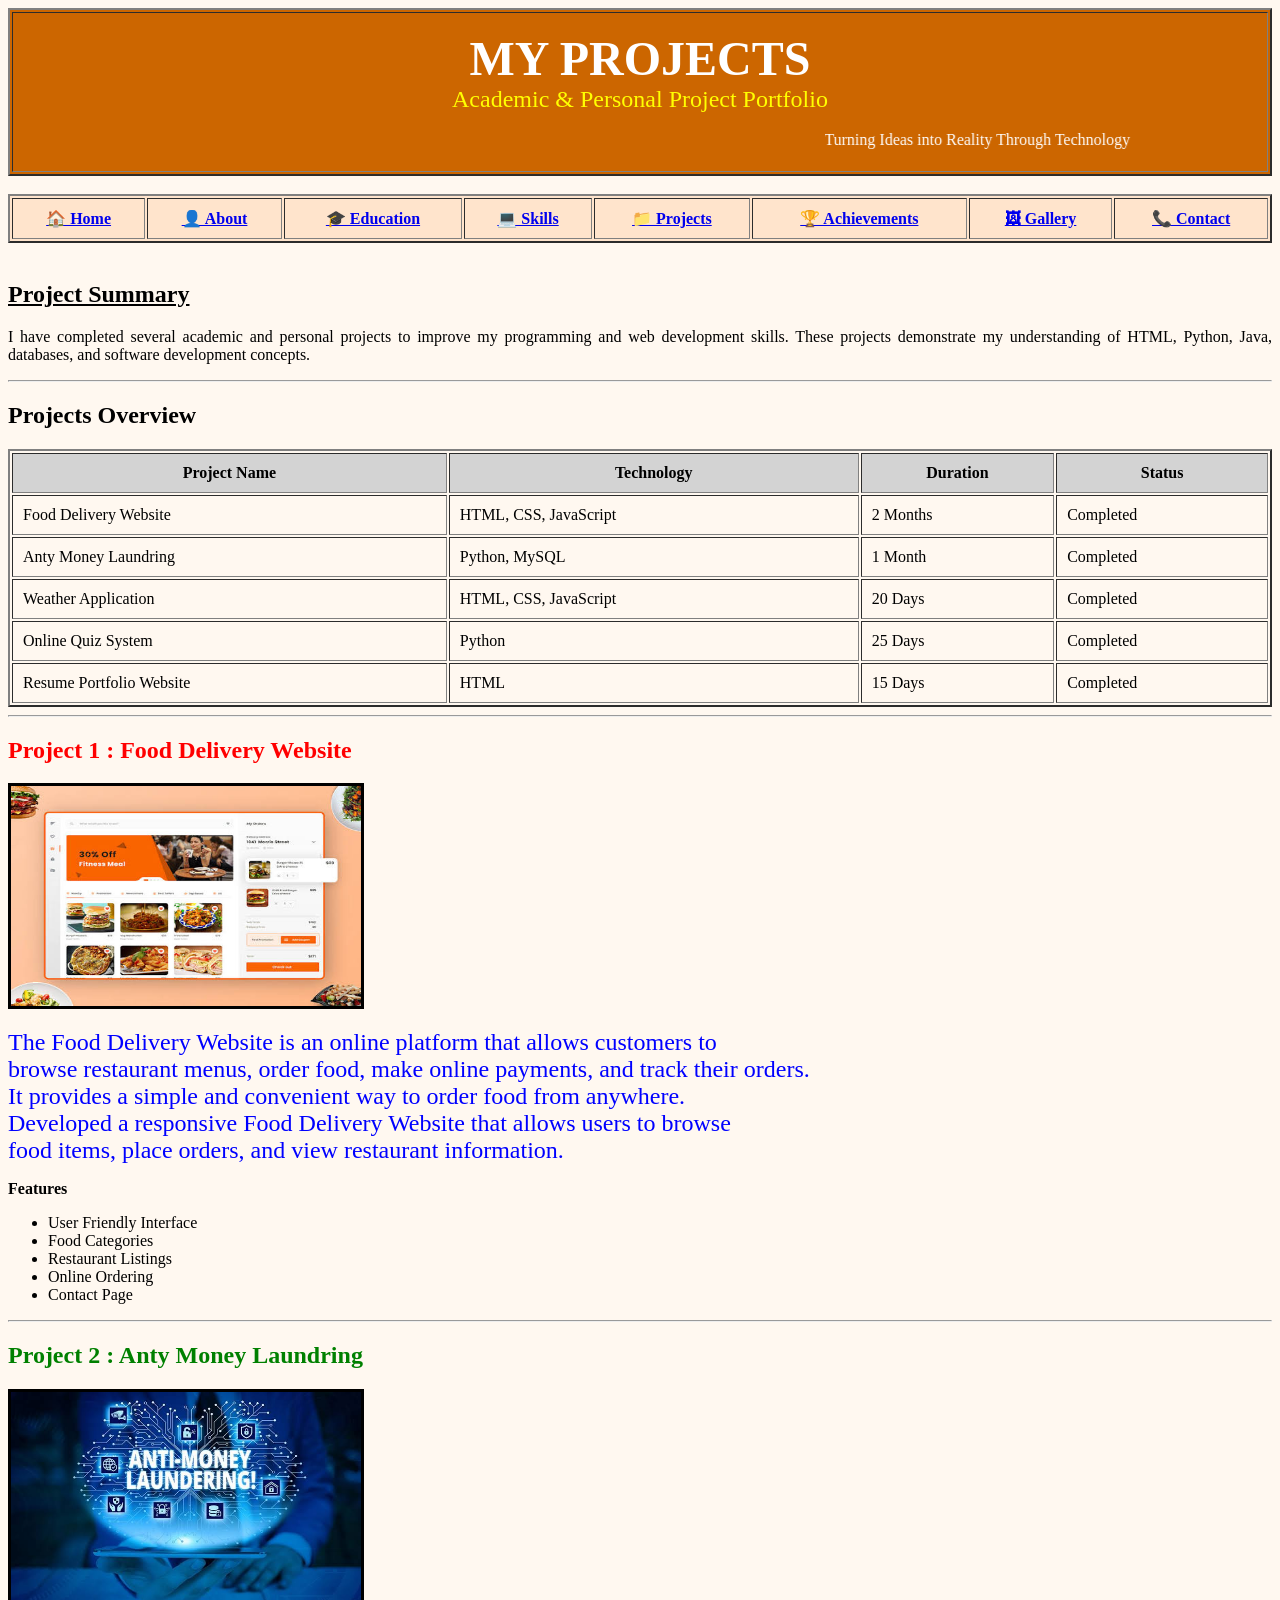
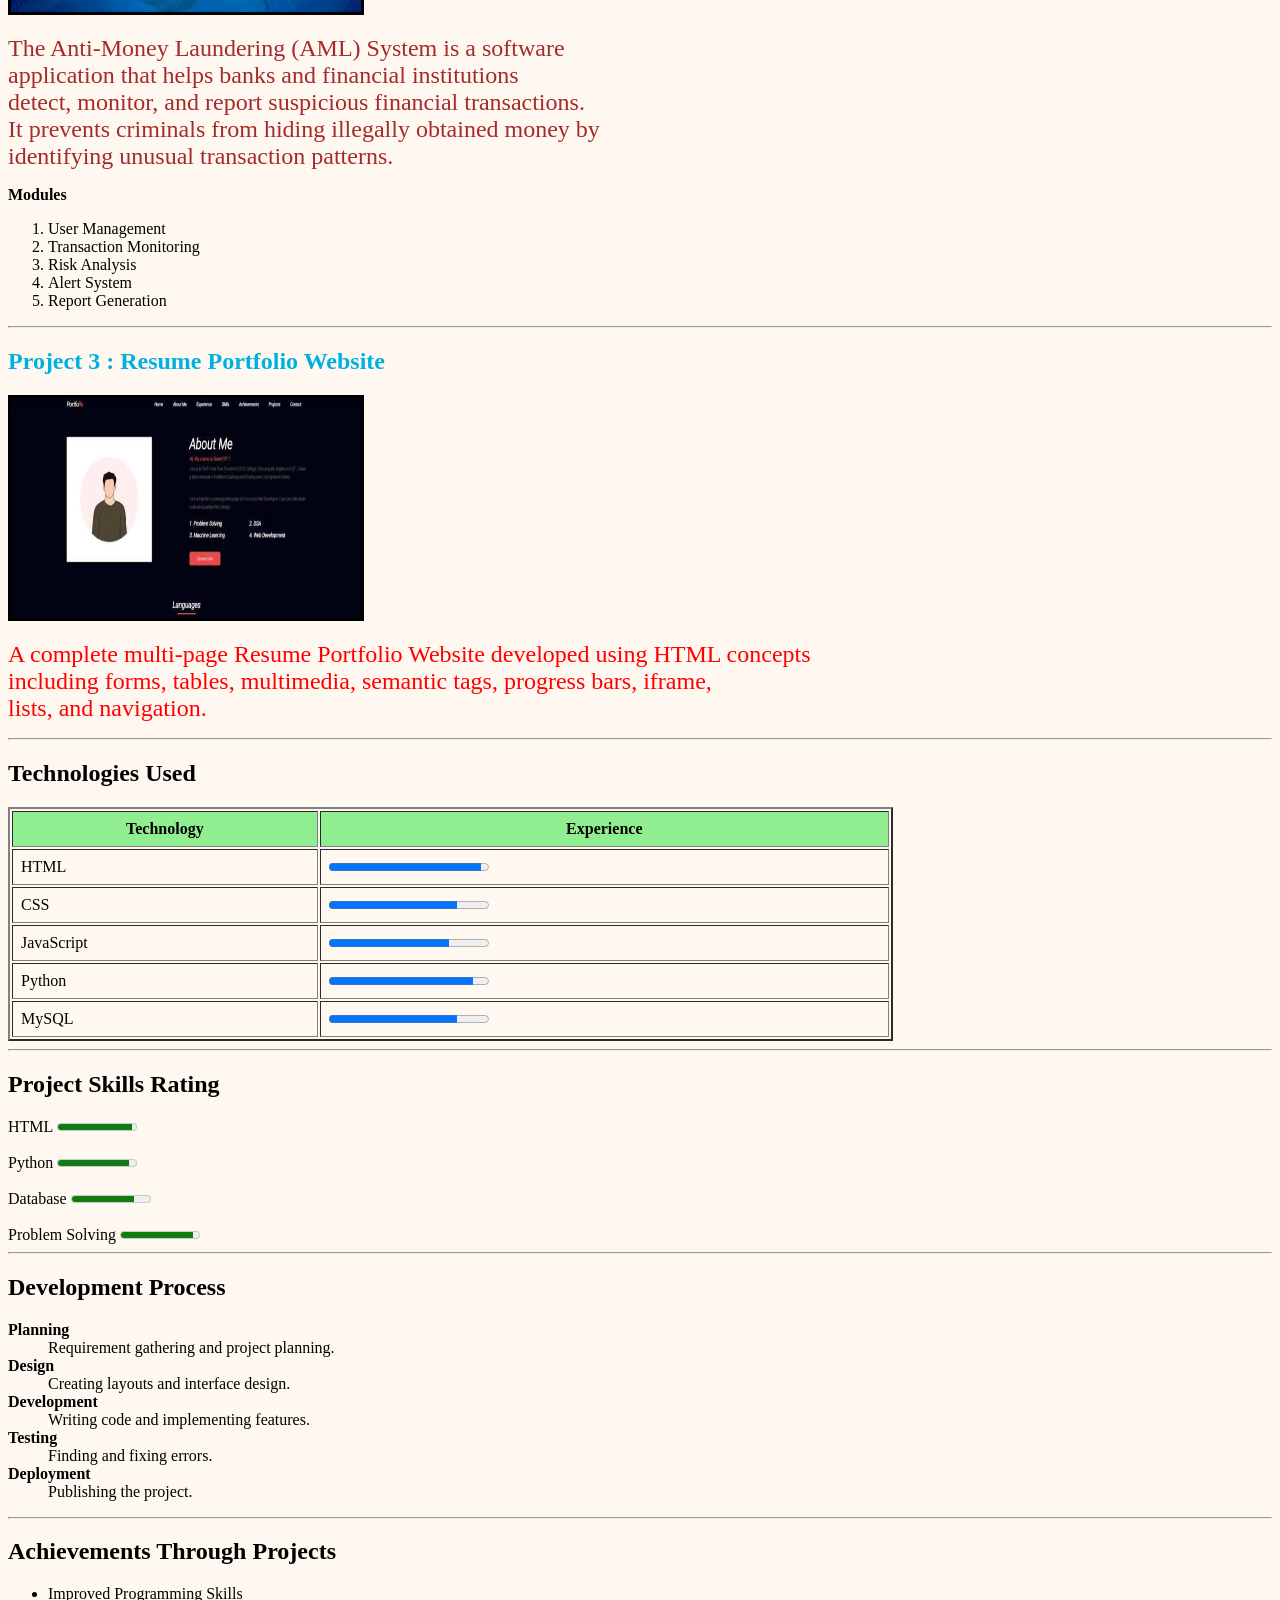
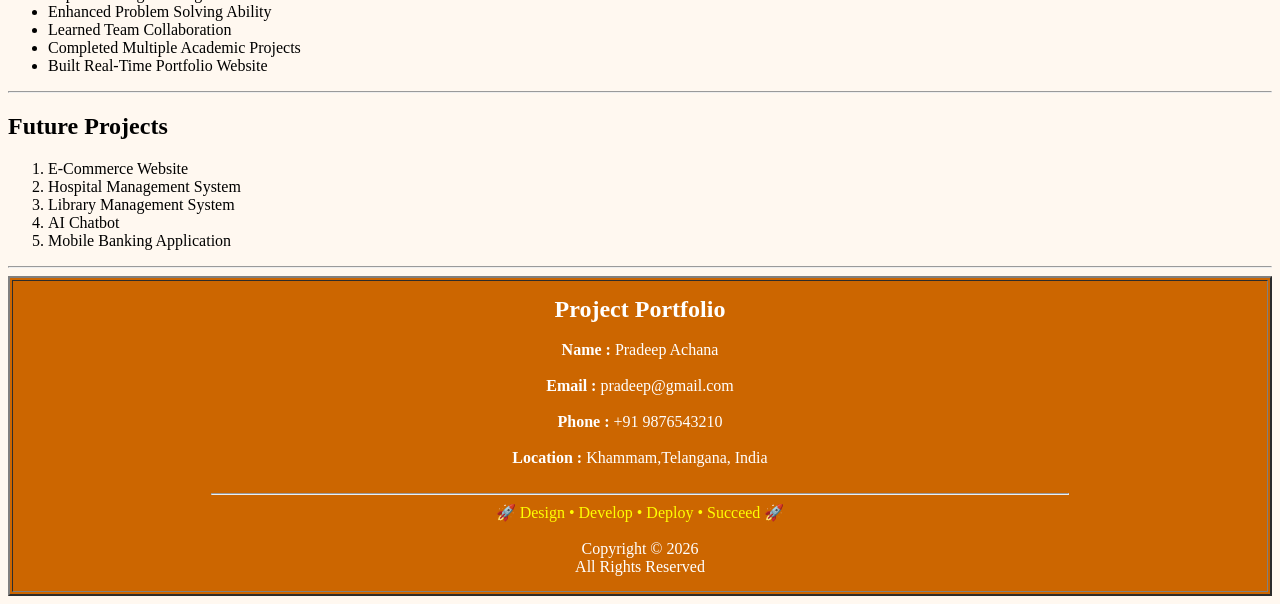
<file: projects.html>
<!DOCTYPE html>
<html lang="en">
<head>
    <meta charset="UTF-8">
    <meta name="viewport" content="width=device-width, initial-scale=1.0">
    <title>Document</title>
</head>
<body>
   <body bgcolor="#FFF8F0">
<!-- ================= HEADER ================= -->
<table width="100%" border="2" bgcolor="#CC6600" cellpadding="18">
<tr>
<td align="center">
<font color="white" size="7">
<b>MY PROJECTS</b>
</font>
<br>
<font color="yellow" size="5">
Academic & Personal Project Portfolio
</font>
<br><br>
<marquee behavior="alternate">
<font color="white">
Turning Ideas into Reality Through Technology
</font>
</marquee>
</td>
</tr>
</table>
<br>
<!-- ================= NAVIGATION ================= -->
<table width="100%" border="2" bgcolor="#FFE4CC" cellpadding="10">
<tr align="center">
<td><a href="index.html"><b>🏠 Home</b></a></td>
<td><a href="about.html"><b>👤 About</b></a></td>
<td><a href="education.html"><b>🎓 Education</b></a></td>
<td><a href="skills.html"><b>💻 Skills</b></a></td>
<td><a href="projects.html"><b>📁 Projects</b></a></td>
<td><a href="achievements.html"><b>🏆 Achievements</b></a></td>
<td><a href="gallery.html"><b>🖼 Gallery</b></a></td>
<td><a href="contact.html"><b>📞 Contact</b></a></td>
</tr>
</table>
<br>
<section>
<h2><u>Project Summary</u></h2>
<p align="justify">
I have completed several academic and personal projects to improve my
programming and web development skills. These projects demonstrate my
understanding of HTML, Python, Java, databases, and software development
concepts.
</p>
</section>
<hr>
<section>
<h2>Projects Overview</h2>
<table border="2" width="100%" cellpadding="10">
<tr bgcolor="lightgray">
<th>Project Name</th>
<th>Technology</th>
<th>Duration</th>
<th>Status</th>
</tr>
<tr>
<td>Food Delivery Website</td>
<td>HTML, CSS, JavaScript</td>
<td>2 Months</td>
<td>Completed</td>
</tr>
<tr>
<td>Anty Money Laundring</td>
<td>Python, MySQL</td>
<td>1 Month</td>
<td>Completed</td>
</tr>
<tr>
<td>Weather Application</td>
<td>HTML, CSS, JavaScript</td>
<td>20 Days</td>
<td>Completed</td>
</tr>
<tr>
<td>Online Quiz System</td>
<td>Python</td>
<td>25 Days</td>
<td>Completed</td>
</tr>
<tr>
<td>Resume Portfolio Website</td>
<td>HTML</td>
<td>15 Days</td>
<td>Completed</td>
</tr>
</table>
</section>
<hr> 
<section>
<h2 ><font color="red">Project 1 : Food Delivery Website</font></h2>
<img src="project1.jpg"
width="350"
height="220"
border="3"
alt="Food Delivery Website">
<p><font size="5" color="blue"> 
    The Food Delivery Website is an online platform that allows customers to <br>
    browse restaurant menus, order food, make online payments, and track their orders.<br>
    It provides a simple and convenient way to order food from anywhere.<br>
    Developed a responsive Food Delivery Website that allows users to browse<br> 
    food items, place orders, and view restaurant information.<br>
   </font>
</p>
<b>Features</b>
<ul>
<li>User Friendly Interface</li>
<li>Food Categories</li>
<li>Restaurant Listings</li>
<li>Online Ordering</li>
<li>Contact Page</li>
</ul>
</section>
<hr>
<section>
<h2 ><font color="green">Project 2 : Anty Money Laundring</font> </h2>
<img src="project2.jpg"
width="350"
height="220"
border="3"
alt="Student Management">
<p ><font color="brown" size="5">
The Anti-Money Laundering (AML) System is a software <br>
application that helps banks and financial institutions <br> 
detect, monitor, and report suspicious financial transactions.<br>
It prevents criminals from hiding illegally obtained money by<br>
identifying unusual transaction patterns.
 </font>
</p>
<b>Modules</b>
<ol>
<li>User Management</li>
<li>Transaction Monitoring</li>
<li>Risk Analysis</li>
<li>Alert System</li>
<li>Report Generation</li>
</ol>
</section>
<hr>
<section>
<h2><font color="sky blue" >Project 3 : Resume Portfolio Website</font></h2>
<img src="project3.jpg"
width="350"
height="220"
border="3"
alt="Portfolio Website">
<p ><font color="red" size="5"> 
A complete multi-page Resume Portfolio Website developed using HTML concepts<br>
including forms, tables, multimedia, semantic tags, progress bars, iframe,<br>
lists, and navigation.
</font>
</p>
</section>
<hr>
<section>
<h2>Technologies Used</h2>
<table border="2" width="70%" cellpadding="8">
<tr bgcolor="lightgreen">
<th>Technology</th>
<th>Experience</th>
</tr>
<tr>
<td>HTML</td>
<td><progress value="95" max="100"></progress></td>
</tr>
<tr>
<td>CSS</td>
<td><progress value="80" max="100"></progress></td>
</tr>
<tr>
<td>JavaScript</td>
<td><progress value="75" max="100"></progress></td>
</tr>
<tr>
<td>Python</td>
<td><progress value="90" max="100"></progress></td>
</tr>
<tr>
<td>MySQL</td>
<td><progress value="80" max="100"></progress></td>
</tr>
</table>
</section>
<hr>
<section>
<h2>Project Skills Rating</h2>
HTML
<meter value="0.95"></meter>
<br><br>
Python
<meter value="0.90"></meter>
<br><br>
Database
<meter value="0.80"></meter>
<br><br>
Problem Solving
<meter value="0.92"></meter>
</section>
<hr>
<section>
<h2>Development Process</h2>
<dl>
<dt><b>Planning</b></dt>
<dd>Requirement gathering and project planning.</dd>
<dt><b>Design</b></dt>
<dd>Creating layouts and interface design.</dd>
<dt><b>Development</b></dt>
<dd>Writing code and implementing features.</dd>
<dt><b>Testing</b></dt>
<dd>Finding and fixing errors.</dd>
<dt><b>Deployment</b></dt>
<dd>Publishing the project.</dd>
</dl>
</section>
<hr>
<section>
<h2>Achievements Through Projects</h2>
<ul>
<li>Improved Programming Skills</li>
<li>Enhanced Problem Solving Ability</li>
<li>Learned Team Collaboration</li>
<li>Completed Multiple Academic Projects</li>
<li>Built Real-Time Portfolio Website</li>
</ul>
</section>
<hr>
<section>
<h2>Future Projects</h2>
<ol>
<li>E-Commerce Website</li>
<li>Hospital Management System</li>
<li>Library Management System</li>
<li>AI Chatbot</li>
<li>Mobile Banking Application</li>
</ol>
</section>
<hr>
<!-- ================= FOOTER ================= -->
<table
width="100%"
border="2"
bgcolor="#CC6600"
cellpadding="15">
<tr>
<td align="center">
<font color="white" size="5">
<b>Project Portfolio</b>
</font>
<br><br>
<font color="white">
<b>Name :</b> Pradeep Achana
<br><br>
<b>Email :</b> pradeep@gmail.com
<br><br>
<b>Phone :</b> +91 9876543210
<br><br>
<b>Location :</b> Khammam,Telangana, India
</font>
<br><br>
<hr width="70%">
<font color="yellow">
🚀 Design • Develop • Deploy • Succeed 🚀
</font>
<br><br>
<font color="white">
Copyright &copy; 2026
<br>
All Rights Reserved
</font>
</td>
</tr>
</table>
 
</body>
</html>
</file>
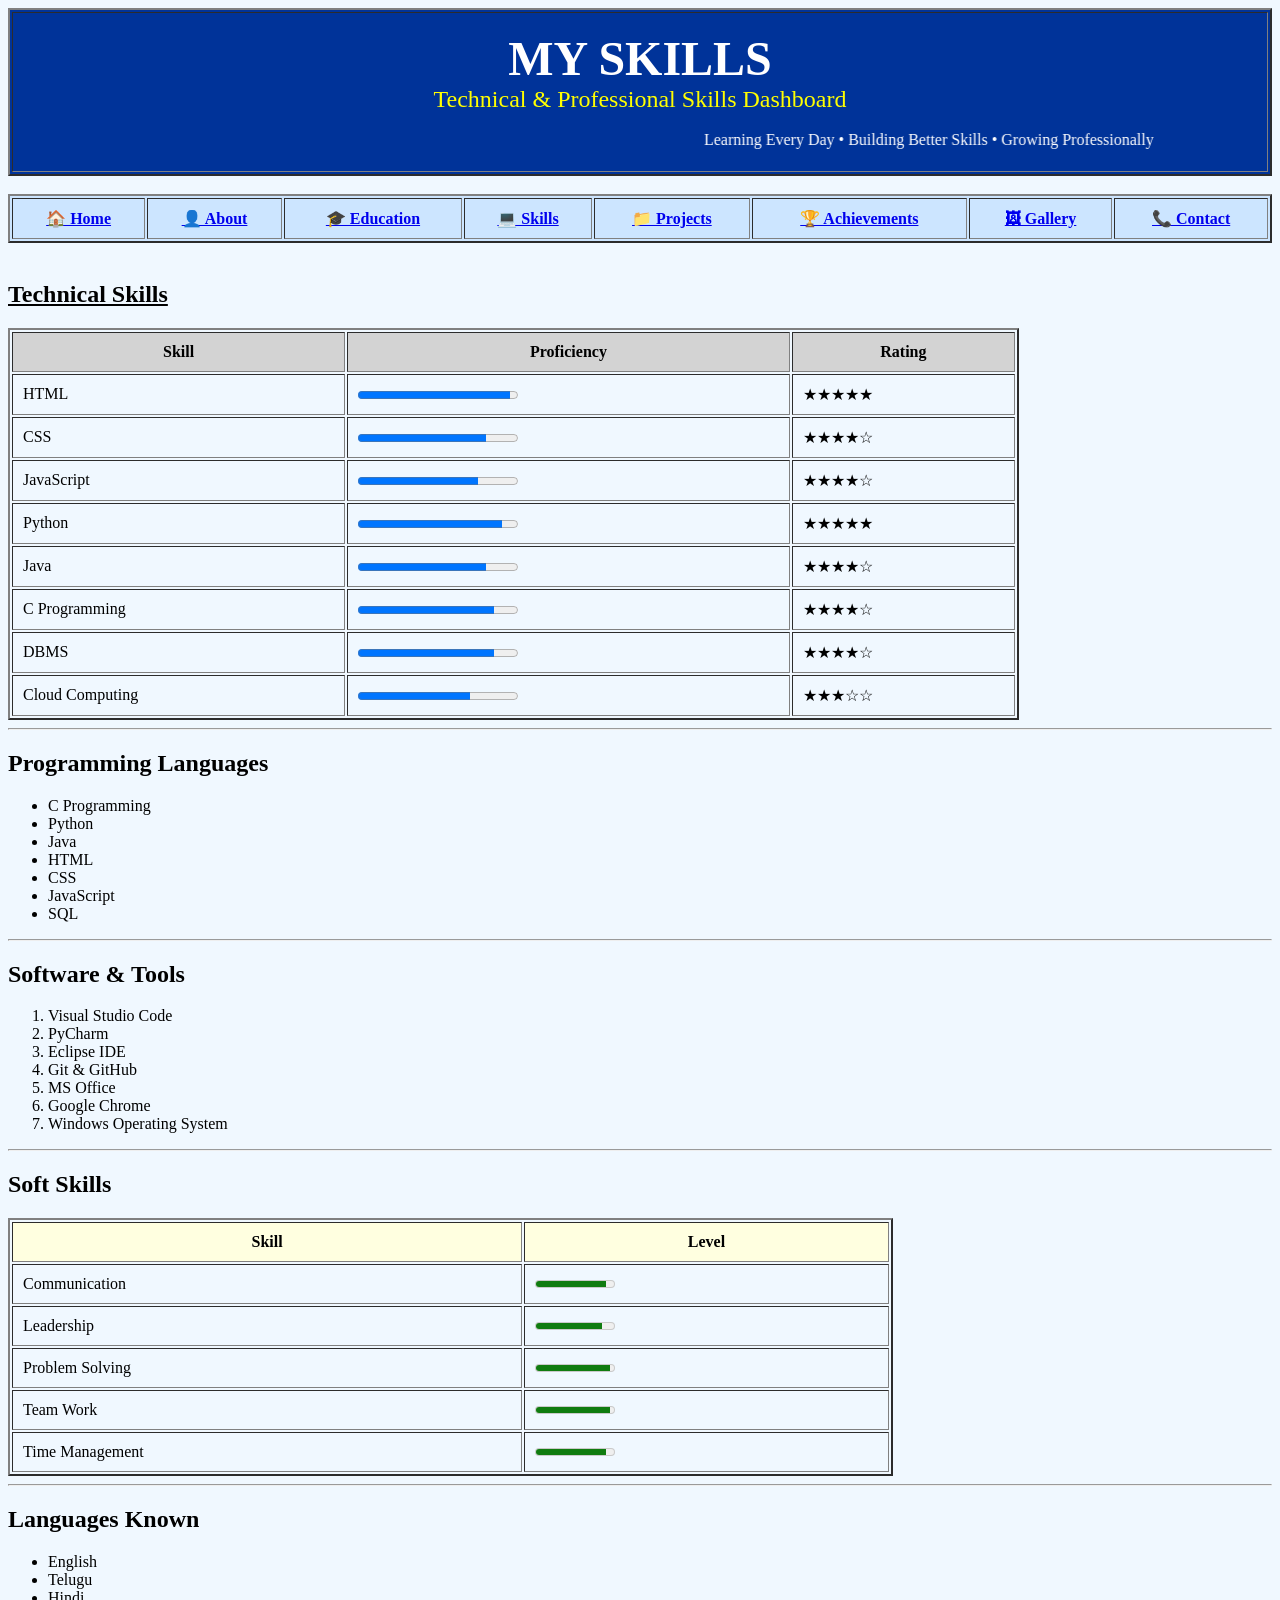
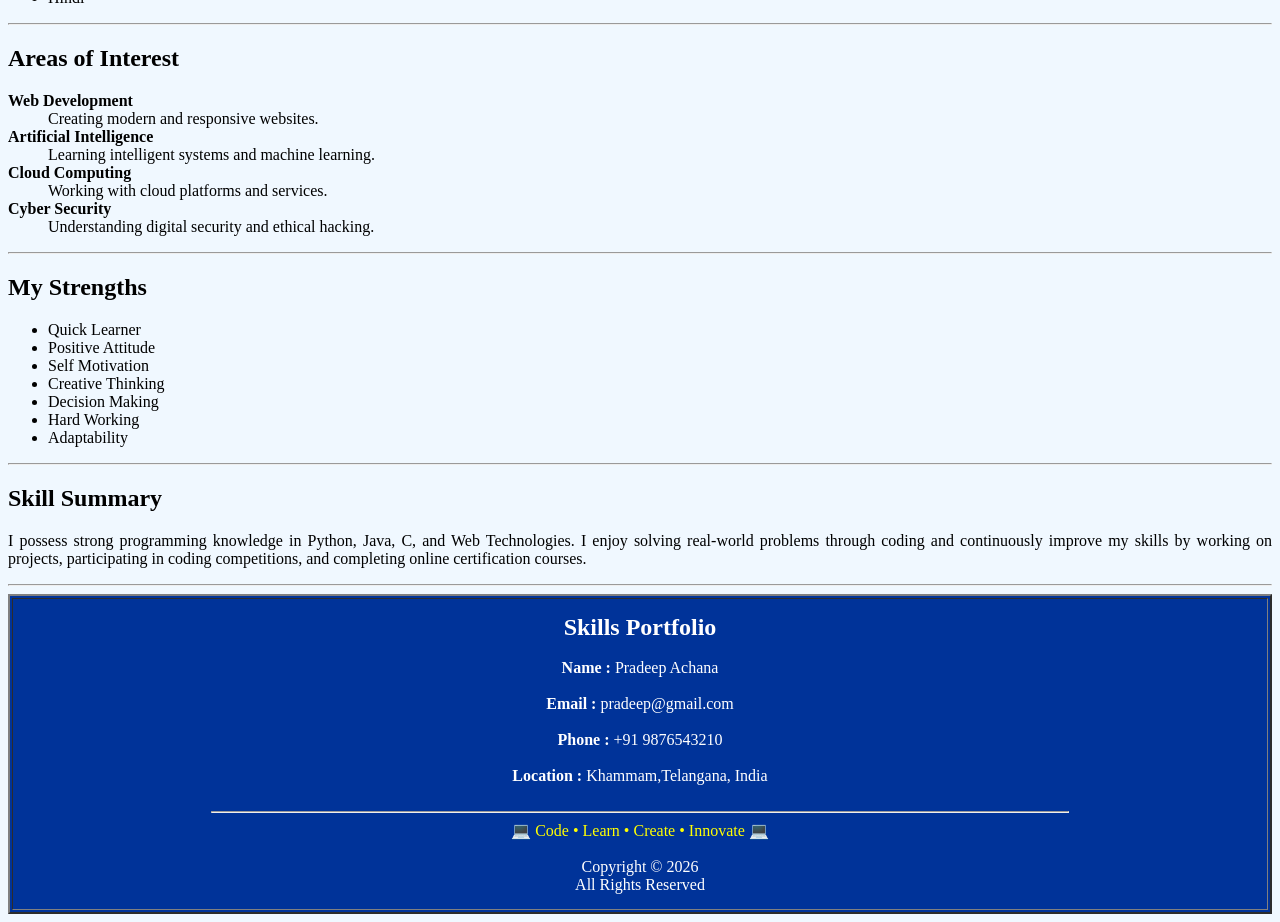
<file: skills.html>
<!DOCTYPE html>
<html lang="en">
<head>
    <meta charset="UTF-8">
    <meta name="viewport" content="width=device-width, initial-scale=1.0">
    <title>Document</title>
</head>
<body bgcolor="#F0F8FF">
<!-- ================= HEADER ================= -->
<table width="100%" border="2" bgcolor="#003399" cellpadding="18">
<tr>
<td align="center">
<font color="white" size="7">
<b>MY SKILLS</b>
</font>
<br>
<font color="yellow" size="5">
Technical & Professional Skills Dashboard
</font>
<br><br>
<marquee behavior="alternate">
<font color="white">
Learning Every Day • Building Better Skills • Growing Professionally
</font>
</marquee>
</td>
</tr>
</table>
<br>
<table width="100%" border="2" bgcolor="#CCE5FF" cellpadding="10">
<tr align="center">
<td><a href="index.html"><b>🏠 Home</b></a></td>
<td><a href="about.html"><b>👤 About</b></a></td>
<td><a href="education.html"><b>🎓 Education</b></a></td>
<td><a href="skills.html"><b>💻 Skills</b></a></td>
<td><a href="projects.html"><b>📁 Projects</b></a></td>
<td><a href="achievements.html"><b>🏆 Achievements</b></a></td>
<td><a href="gallery.html"><b>🖼 Gallery</b></a></td>
<td><a href="contact.html"><b>📞 Contact</b></a></td>
</tr>
</table>
<br>
<section>
<h2><u>Technical Skills</u></h2>
<table border="2" width="80%" cellpadding="10">
<tr bgcolor="lightgray">
<th>Skill</th>
<th>Proficiency</th>
<th>Rating</th>
</tr>
<tr>
<td>HTML</td>
<td>
<progress value="95" max="100"></progress>
</td>
<td>★★★★★</td>
</tr>
<tr>
<td>CSS</td>
<td>
<progress value="80" max="100"></progress>
</td>
<td>★★★★☆</td>
</tr>
<tr>
<td>JavaScript</td>
<td>
<progress value="75" max="100"></progress>
</td>
<td>★★★★☆</td>
</tr>
<tr>
<td>Python</td>
<td>
<progress value="90" max="100"></progress>
</td>
<td>★★★★★</td>
</tr>
<tr>
<td>Java</td>
<td>
<progress value="80" max="100"></progress>
</td>
<td>★★★★☆</td>
</tr>
<tr>
<td>C Programming</td>
<td>
<progress value="85" max="100"></progress>
</td>
<td>★★★★☆</td>
</tr>
<tr>
<td>DBMS</td>
<td>
<progress value="85" max="100"></progress>
</td>
<td>★★★★☆</td>
</tr>
<tr>
<td>Cloud Computing</td>
<td>
<progress value="70" max="100"></progress>
</td>
<td>★★★☆☆</td>
</tr>
</table>
</section>
<hr>
<section>
<h2>Programming Languages</h2>
<ul>
<li>C Programming</li>
<li>Python</li>
<li>Java</li>
<li>HTML</li>
<li>CSS</li>
<li>JavaScript</li>
<li>SQL</li>
</ul>
</section>
<hr>
<section>
<h2>Software & Tools</h2>
<ol>
<li>Visual Studio Code</li>
<li>PyCharm</li>
<li>Eclipse IDE</li>
<li>Git & GitHub</li>
<li>MS Office</li>
<li>Google Chrome</li>
<li>Windows Operating System</li>
</ol>
</section>
<hr>
<section>
<h2>Soft Skills</h2>
<table border="2" width="70%" cellpadding="10">
<tr bgcolor="lightyellow">
<th>Skill</th>
<th>Level</th>
</tr>
<tr>
<td>Communication</td>
<td><meter value="0.90"></meter></td>
</tr>
<tr>
<td>Leadership</td>
<td><meter value="0.85"></meter></td>
</tr>
<tr>
<td>Problem Solving</td>
<td><meter value="0.95"></meter></td>
</tr>
<tr>
<td>Team Work</td>
<td><meter value="0.95"></meter></td>
</tr>
<tr>
<td>Time Management</td>
<td><meter value="0.90"></meter></td>
</tr>
</table>
</section>
<hr>
<section>
<h2>Languages Known</h2>
<ul>
<li>English</li>
<li>Telugu</li>
<li>Hindi</li>
</ul>
</section>
<hr>
<section>
<h2>Areas of Interest</h2>
<dl>
<dt><b>Web Development</b></dt>
<dd>Creating modern and responsive websites.</dd>
<dt><b>Artificial Intelligence</b></dt>
<dd>Learning intelligent systems and machine learning.</dd>
<dt><b>Cloud Computing</b></dt>
<dd>Working with cloud platforms and services.</dd>
<dt><b>Cyber Security</b></dt>
<dd>Understanding digital security and ethical hacking.</dd>
</dl>
</section>
<hr>
<section>
<h2>My Strengths</h2>
<ul>
<li>Quick Learner</li>
<li>Positive Attitude</li>
<li>Self Motivation</li>
<li>Creative Thinking</li>
<li>Decision Making</li>
<li>Hard Working</li>
<li>Adaptability</li>
</ul>
</section>
<hr>
<section>
<h2>Skill Summary</h2>
<p align="justify">
I possess strong programming knowledge in Python, Java, C, and Web
Technologies. I enjoy solving real-world problems through coding and
continuously improve my skills by working on projects, participating in coding
competitions, and completing online certification courses.
</p>
</section>
<hr>

<!-- ================= FOOTER ================= -->
<table
width="100%"
border="2"
bgcolor="#003399"
cellpadding="15">
<tr>
<td align="center">
<font color="white" size="5">
<b>Skills Portfolio</b>
</font>
<br><br>
<font color="white">
<b>Name :</b> Pradeep Achana
<br><br>
<b>Email :</b> pradeep@gmail.com
<br><br>
<b>Phone :</b> +91 9876543210
<br><br>
<b>Location :</b> Khammam,Telangana, India
</font>
<br><br>
<hr width="70%">
<font color="yellow">
💻 Code • Learn • Create • Innovate 💻
</font>
<br><br>
<font color="white">
Copyright &copy; 2026
<br>
All Rights Reserved
</font>
</td>
</tr>
</table>
</body>
</html>
</file>
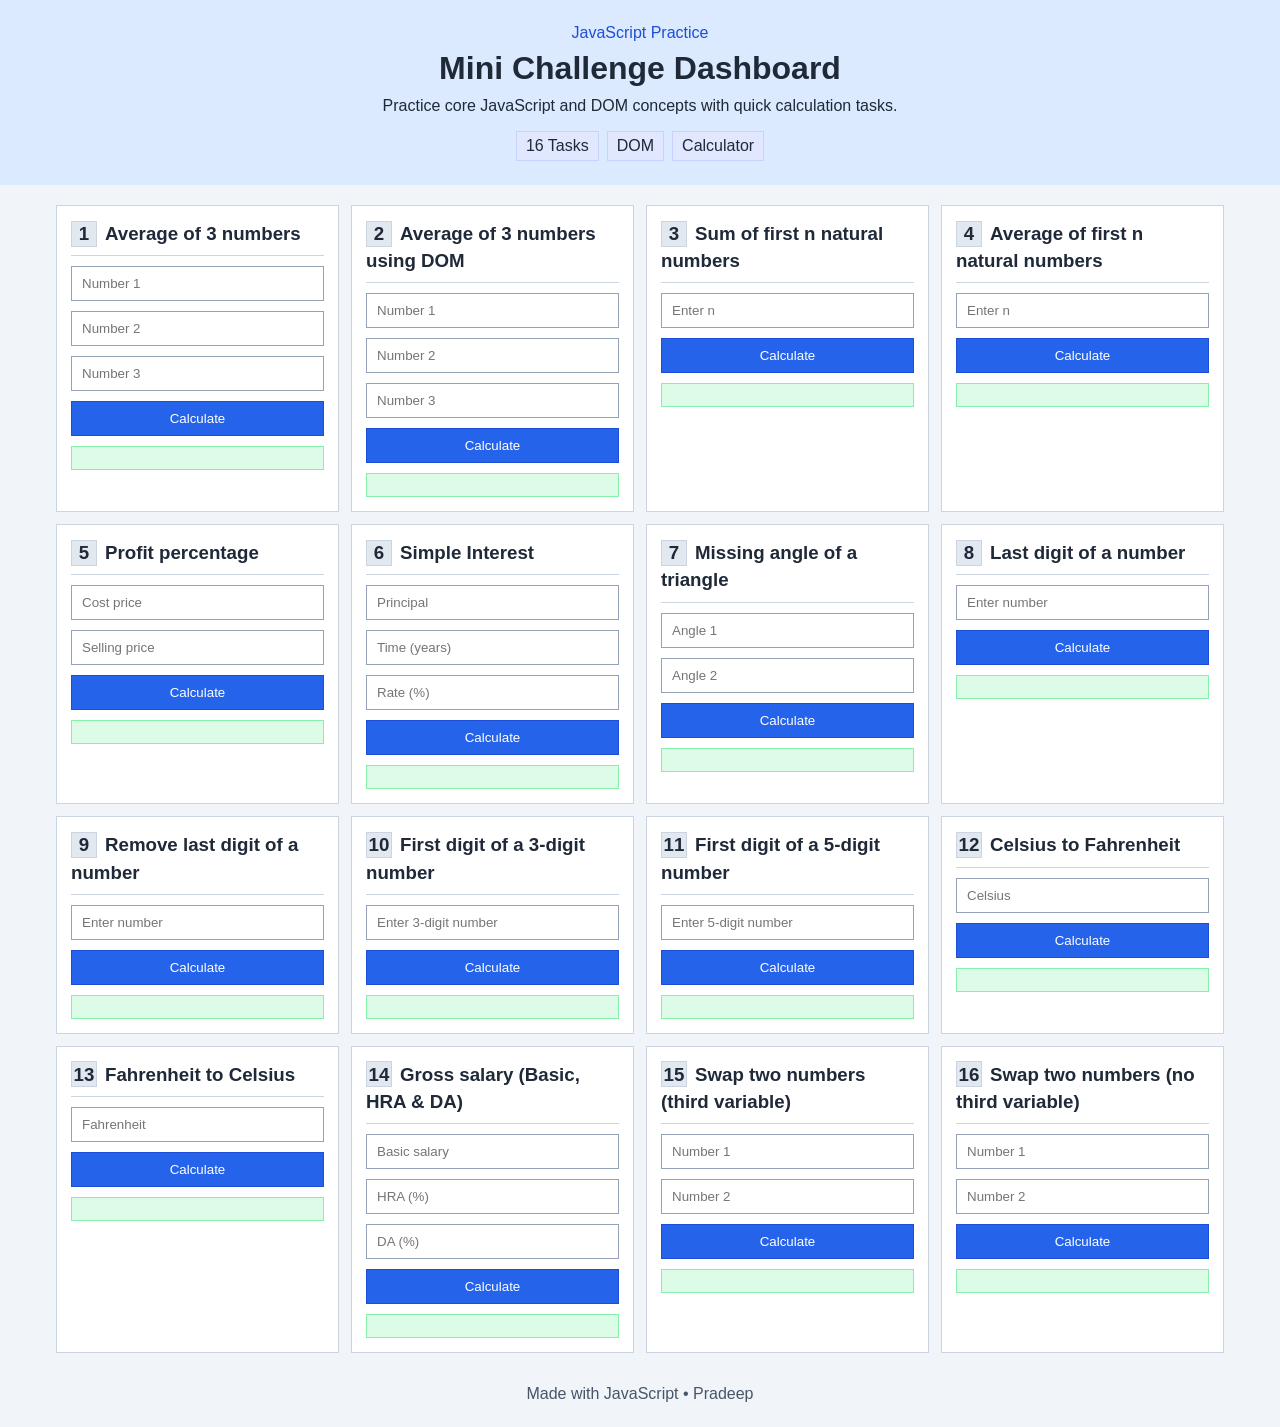
<file: Task_I1_on_js/html_file.html>
<!DOCTYPE html>
<html lang="en">
<head>
  <meta charset="UTF-8">
  <meta name="viewport" content="width=device-width, initial-scale=1.0">
  <title>JavaScript Practice Dashboard</title>
  <link rel="stylesheet" href="ccs_file.css">
</head>
<body>
  <header class="topbar">
    <div class="header-content">
      <p class="eyebrow">JavaScript Practice</p>
      <h1>Mini Challenge Dashboard</h1>
      <p class="subtitle">Practice core JavaScript and DOM concepts with quick calculation tasks.</p>
      <div class="badges">
        <span>16 Tasks</span>
        <span>DOM</span>
        <span>Calculator</span>
      </div>
    </div>
  </header>

  <main class="container">
    <div class="box">
      <h3><span>1</span>Average of 3 numbers</h3>
      <input type="number" id="t1a" placeholder="Number 1">
      <input type="number" id="t1b" placeholder="Number 2">
      <input type="number" id="t1c" placeholder="Number 3">
      <button onclick="Task1()">Calculate</button>
      <p class="result" id="res1"></p>
    </div>
    <div class="box">
      <h3><span>2</span>Average of 3 numbers using DOM</h3>
      <input type="number" id="t2a" placeholder="Number 1">
      <input type="number" id="t2b" placeholder="Number 2">
      <input type="number" id="t2c" placeholder="Number 3">
      <button onclick="Task2()">Calculate</button>
      <p class="result" id="res2"></p>
    </div>
    <div class="box">
      <h3><span>3</span>Sum of first n natural numbers</h3>
      <input type="number" id="t3n" placeholder="Enter n">
      <button onclick="Task3()">Calculate</button>
      <p class="result" id="res3"></p>
    </div>
    <div class="box">
      <h3><span>4</span>Average of first n natural numbers</h3>
      <input type="number" id="t4n" placeholder="Enter n">
      <button onclick="Task4()">Calculate</button>
      <p class="result" id="res4"></p>
    </div>
    <div class="box">
      <h3><span>5</span>Profit percentage</h3>
      <input type="number" id="t5cp" placeholder="Cost price">
      <input type="number" id="t5sp" placeholder="Selling price">
      <button onclick="Task5()">Calculate</button>
      <p class="result" id="res5"></p>
    </div>
    <div class="box">
      <h3><span>6</span>Simple Interest</h3>
      <input type="number" id="t6p" placeholder="Principal">
      <input type="number" id="t6t" placeholder="Time (years)">
      <input type="number" id="t6r" placeholder="Rate (%)">
      <button onclick="Task6()">Calculate</button>
      <p class="result" id="res6"></p>
    </div>
    <div class="box">
      <h3><span>7</span>Missing angle of a triangle</h3>
      <input type="number" id="t7a" placeholder="Angle 1">
      <input type="number" id="t7b" placeholder="Angle 2">
      <button onclick="Task7()">Calculate</button>
      <p class="result" id="res7"></p>
    </div>
    <div class="box">
      <h3><span>8</span>Last digit of a number</h3>
      <input type="number" id="t8n" placeholder="Enter number">
      <button onclick="Task8()">Calculate</button>
      <p class="result" id="res8"></p>
    </div>
    <div class="box">
      <h3><span>9</span>Remove last digit of a number</h3>
      <input type="number" id="t9n" placeholder="Enter number">
      <button onclick="Task9()">Calculate</button>
      <p class="result" id="res9"></p>
    </div>
    <div class="box">
      <h3><span>10</span>First digit of a 3-digit number</h3>
      <input type="number" id="t10n" placeholder="Enter 3-digit number">
      <button onclick="Task10()">Calculate</button>
      <p class="result" id="res10"></p>
    </div>
    <div class="box">
      <h3><span>11</span>First digit of a 5-digit number</h3>
      <input type="number" id="t11n" placeholder="Enter 5-digit number">
      <button onclick="Task11()">Calculate</button>
      <p class="result" id="res11"></p>
    </div>
    <div class="box">
      <h3><span>12</span>Celsius to Fahrenheit</h3>
      <input type="number" id="t12c" placeholder="Celsius">
      <button onclick="Task12()">Calculate</button>
      <p class="result" id="res12"></p>
    </div>
    <div class="box">
      <h3><span>13</span>Fahrenheit to Celsius</h3>
      <input type="number" id="t13f" placeholder="Fahrenheit">
      <button onclick="Task13()">Calculate</button>
      <p class="result" id="res13"></p>
    </div>
    <div class="box">
      <h3><span>14</span>Gross salary (Basic, HRA & DA)</h3>
      <input type="number" id="t14b" placeholder="Basic salary">
      <input type="number" id="t14h" placeholder="HRA (%)">
      <input type="number" id="t14d" placeholder="DA (%)">
      <button onclick="Task14()">Calculate</button>
      <p class="result" id="res14"></p>
    </div>
    <div class="box">
      <h3><span>15</span>Swap two numbers (third variable)</h3>
      <input type="number" id="t15a" placeholder="Number 1">
      <input type="number" id="t15b" placeholder="Number 2">
      <button onclick="Task15()">Calculate</button>
      <p class="result" id="res15"></p>
    </div>
    <div class="box">
      <h3><span>16</span>Swap two numbers (no third variable)</h3>
      <input type="number" id="t16a" placeholder="Number 1">
      <input type="number" id="t16b" placeholder="Number 2">
      <button onclick="Task16()">Calculate</button>
      <p class="result" id="res16"></p>
    </div>
  </main>

  <footer>Made with JavaScript • Pradeep</footer>
  <script src="javascript_file.js"></script>
</body>
</html>
</file>
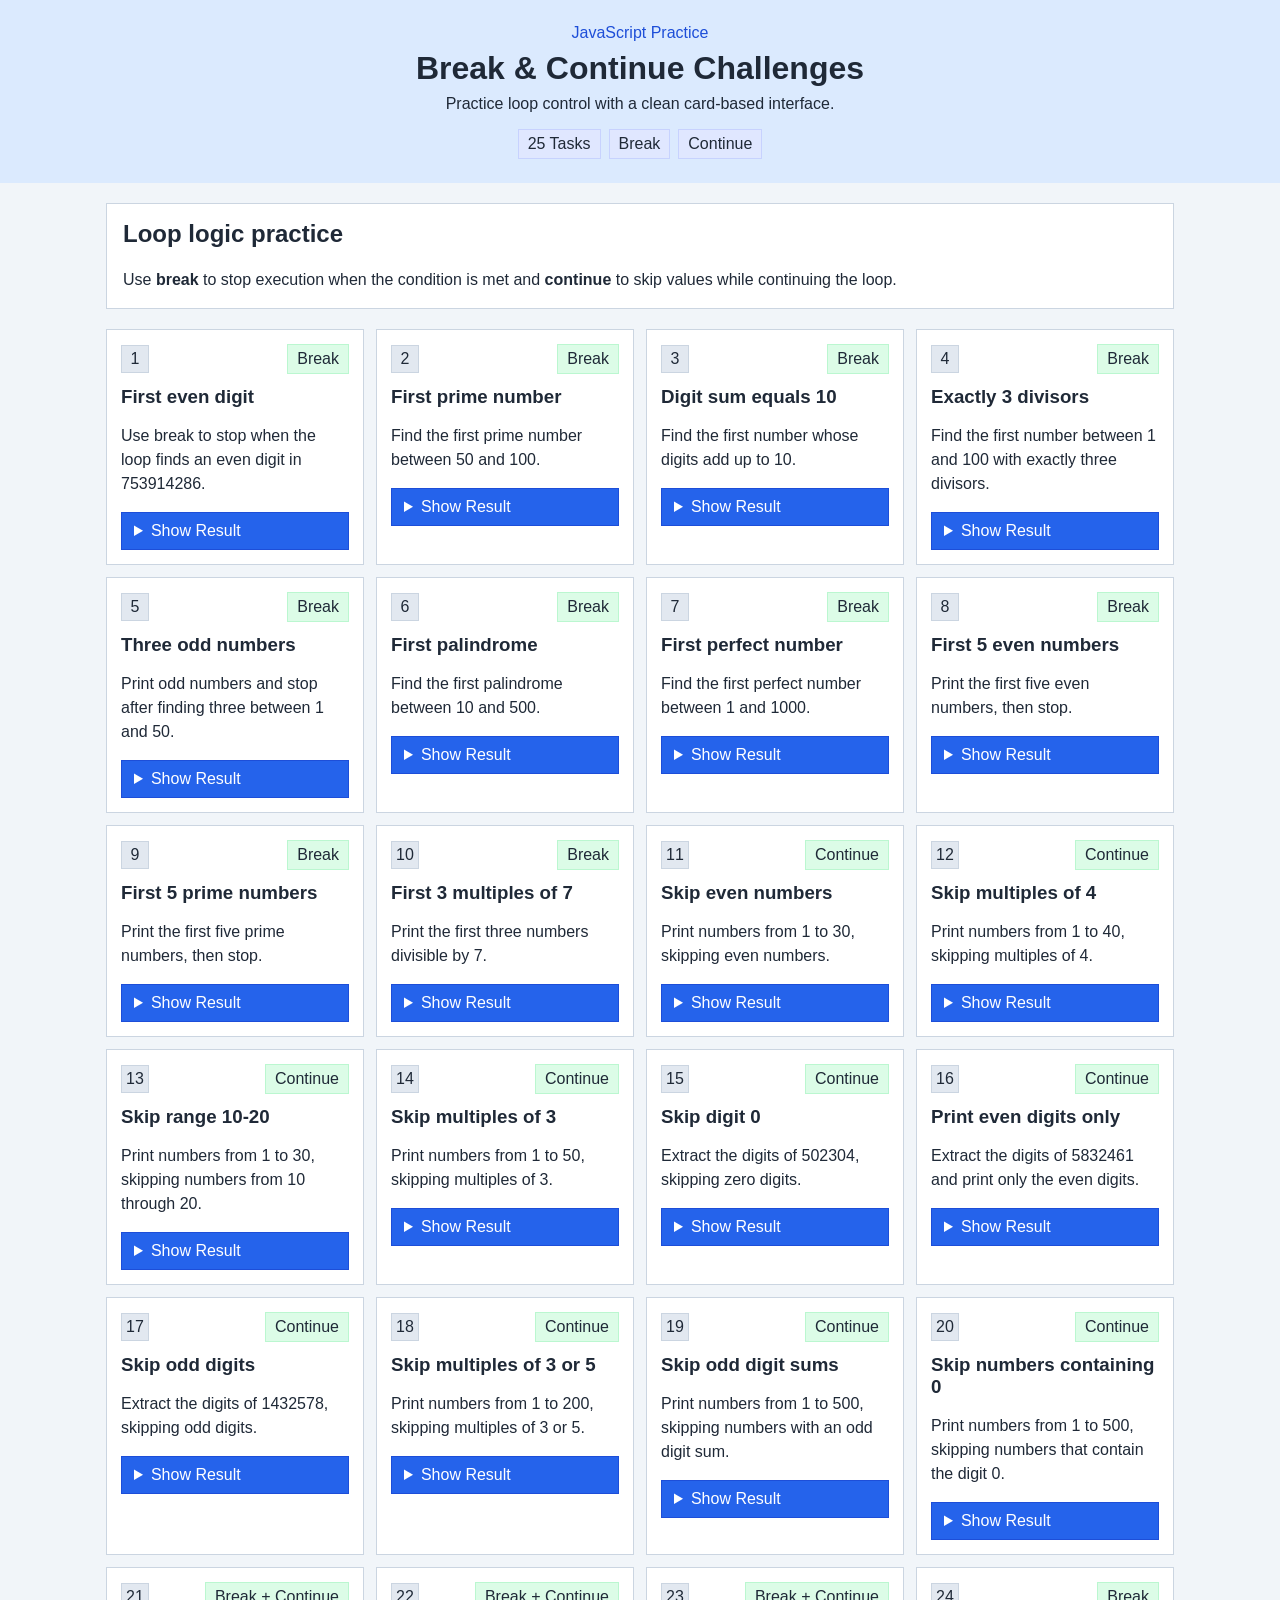
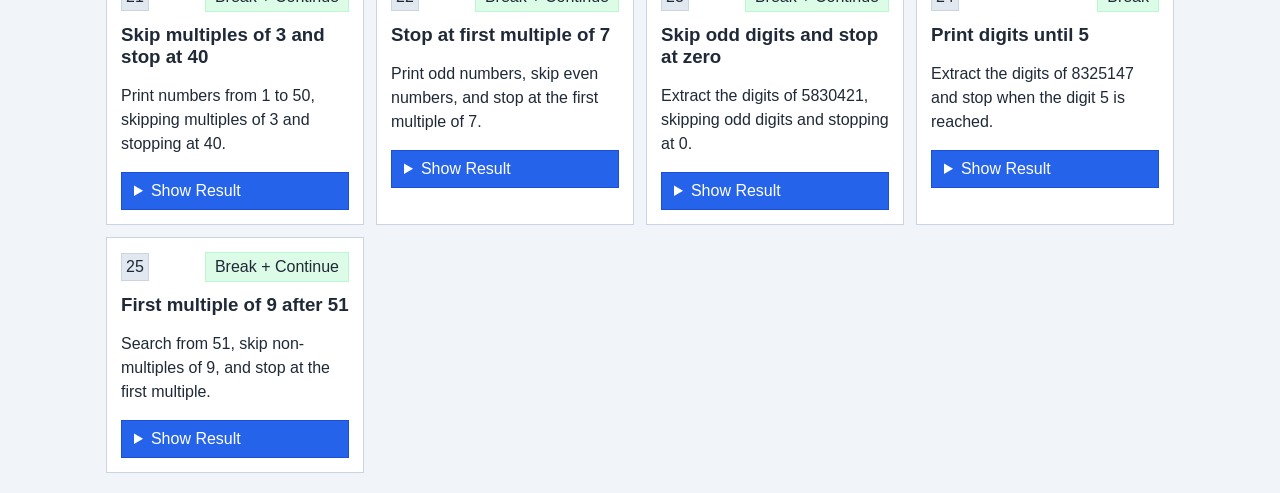
<file: Task_I1_on_js/Task_break_continue/task_on_break_continue.html>
<!DOCTYPE html>
<html lang="en">
  <head>
    <meta charset="UTF-8" />
    <meta name="viewport" content="width=device-width, initial-scale=1.0" />
    <title>Break Continue Problems</title>
    <link rel="stylesheet" href="task_on_break_continue.css" />
  </head>
  <body>
    <header class="topbar">
      <div class="header-content">
        <p class="eyebrow">JavaScript Practice</p>
        <h1>Break & Continue Challenges</h1>
        <p class="subtitle">Practice loop control with a clean card-based interface.</p>
        <div class="badges">
          <span>25 Tasks</span>
          <span>Break</span>
          <span>Continue</span>
        </div>
      </div>
    </header>

    <main class="container">
      <section class="intro-card">
        <h2>Loop logic practice</h2>
        <p>
          Use <strong>break</strong> to stop execution when the condition is met and
          <strong>continue</strong> to skip values while continuing the loop.
        </p>
      </section>

      <section class="problem-grid" aria-label="Break and continue problems">
        <article class="problem-card">
          <div class="problem-card__top">
            <span class="problem-card__index">1</span>
            <span class="problem-card__type">Break</span>
          </div>
          <h3>First even digit</h3>
          <p>Use break to stop when the loop finds an even digit in 753914286.</p>
          <details class="problem-card__result">
            <summary>Show Result</summary>
            <p>Even digit: 6 (count: 1).</p>
          </details>
        </article>

        <article class="problem-card">
          <div class="problem-card__top">
            <span class="problem-card__index">2</span>
            <span class="problem-card__type">Break</span>
          </div>
          <h3>First prime number</h3>
          <p>Find the first prime number between 50 and 100.</p>
          <details class="problem-card__result">
            <summary>Show Result</summary>
            <p>53</p>
          </details>
        </article>

        <article class="problem-card">
          <div class="problem-card__top">
            <span class="problem-card__index">3</span>
            <span class="problem-card__type">Break</span>
          </div>
          <h3>Digit sum equals 10</h3>
          <p>Find the first number whose digits add up to 10.</p>
          <details class="problem-card__result">
            <summary>Show Result</summary>
            <p>19</p>
          </details>
        </article>

        <article class="problem-card">
          <div class="problem-card__top">
            <span class="problem-card__index">4</span>
            <span class="problem-card__type">Break</span>
          </div>
          <h3>Exactly 3 divisors</h3>
          <p>Find the first number between 1 and 100 with exactly three divisors.</p>
          <details class="problem-card__result">
            <summary>Show Result</summary>
            <p>4</p>
          </details>
        </article>

        <article class="problem-card">
          <div class="problem-card__top">
            <span class="problem-card__index">5</span>
            <span class="problem-card__type">Break</span>
          </div>
          <h3>Three odd numbers</h3>
          <p>Print odd numbers and stop after finding three between 1 and 50.</p>
          <details class="problem-card__result">
            <summary>Show Result</summary>
            <p>1, 3, 5</p>
          </details>
        </article>

        <article class="problem-card">
          <div class="problem-card__top">
            <span class="problem-card__index">6</span>
            <span class="problem-card__type">Break</span>
          </div>
          <h3>First palindrome</h3>
          <p>Find the first palindrome between 10 and 500.</p>
          <details class="problem-card__result">
            <summary>Show Result</summary>
            <p>11</p>
          </details>
        </article>

        <article class="problem-card">
          <div class="problem-card__top">
            <span class="problem-card__index">7</span>
            <span class="problem-card__type">Break</span>
          </div>
          <h3>First perfect number</h3>
          <p>Find the first perfect number between 1 and 1000.</p>
          <details class="problem-card__result">
            <summary>Show Result</summary>
            <p>6</p>
          </details>
        </article>

        <article class="problem-card">
          <div class="problem-card__top">
            <span class="problem-card__index">8</span>
            <span class="problem-card__type">Break</span>
          </div>
          <h3>First 5 even numbers</h3>
          <p>Print the first five even numbers, then stop.</p>
          <details class="problem-card__result">
            <summary>Show Result</summary>
            <p>The intended result is 2, 4, 6, 8, 10. The source currently uses <code>count=+1</code>, so it prints every even number from 2 through 50 instead of stopping after five.</p>
          </details>
        </article>

        <article class="problem-card">
          <div class="problem-card__top">
            <span class="problem-card__index">9</span>
            <span class="problem-card__type">Break</span>
          </div>
          <h3>First 5 prime numbers</h3>
          <p>Print the first five prime numbers, then stop.</p>
          <details class="problem-card__result">
            <summary>Show Result</summary>
            <p>2, 3, 5, 7, 11</p>
          </details>
        </article>

        <article class="problem-card">
          <div class="problem-card__top">
            <span class="problem-card__index">10</span>
            <span class="problem-card__type">Break</span>
          </div>
          <h3>First 3 multiples of 7</h3>
          <p>Print the first three numbers divisible by 7.</p>
          <details class="problem-card__result">
            <summary>Show Result</summary>
            <p>7, 14, 21</p>
          </details>
        </article>

        <article class="problem-card">
          <div class="problem-card__top">
            <span class="problem-card__index">11</span>
            <span class="problem-card__type">Continue</span>
          </div>
          <h3>Skip even numbers</h3>
          <p>Print numbers from 1 to 30, skipping even numbers.</p>
          <details class="problem-card__result">
            <summary>Show Result</summary>
            <p>1, 3, 5, 7, 9, 11, 13, 15, 17, 19, 21, 23, 25, 27, 29</p>
          </details>
        </article>

        <article class="problem-card">
          <div class="problem-card__top">
            <span class="problem-card__index">12</span>
            <span class="problem-card__type">Continue</span>
          </div>
          <h3>Skip multiples of 4</h3>
          <p>Print numbers from 1 to 40, skipping multiples of 4.</p>
          <details class="problem-card__result">
            <summary>Show Result</summary>
            <p>1, 2, 3, 5, 6, 7, 9, 10, 11, 13, 14, 15, 17, 18, 19, 21, 22, 23, 25, 26, 27, 29, 30, 31, 33, 34, 35, 37, 38, 39</p>
          </details>
        </article>

        <article class="problem-card">
          <div class="problem-card__top">
            <span class="problem-card__index">13</span>
            <span class="problem-card__type">Continue</span>
          </div>
          <h3>Skip range 10-20</h3>
          <p>Print numbers from 1 to 30, skipping numbers from 10 through 20.</p>
          <details class="problem-card__result">
            <summary>Show Result</summary>
            <p>1, 2, 3, 4, 5, 6, 7, 8, 9, 21, 22, 23, 24, 25, 26, 27, 28, 29, 30</p>
          </details>
        </article>

        <article class="problem-card">
          <div class="problem-card__top">
            <span class="problem-card__index">14</span>
            <span class="problem-card__type">Continue</span>
          </div>
          <h3>Skip multiples of 3</h3>
          <p>Print numbers from 1 to 50, skipping multiples of 3.</p>
          <details class="problem-card__result">
            <summary>Show Result</summary>
            <p>1, 2, 4, 5, 7, 8, 10, 11, 13, 14, 16, 17, 19, 20, 22, 23, 25, 26, 28, 29, 31, 32, 34, 35, 37, 38, 40, 41, 43, 44, 46, 47, 49, 50</p>
          </details>
        </article>

        <article class="problem-card">
          <div class="problem-card__top">
            <span class="problem-card__index">15</span>
            <span class="problem-card__type">Continue</span>
          </div>
          <h3>Skip digit 0</h3>
          <p>Extract the digits of 502304, skipping zero digits.</p>
          <details class="problem-card__result">
            <summary>Show Result</summary>
            <p>5, 2, 3, 4</p>
          </details>
        </article>

        <article class="problem-card">
          <div class="problem-card__top">
            <span class="problem-card__index">16</span>
            <span class="problem-card__type">Continue</span>
          </div>
          <h3>Print even digits only</h3>
          <p>Extract the digits of 5832461 and print only the even digits.</p>
          <details class="problem-card__result">
            <summary>Show Result</summary>
            <p>8, 6, 4, 2</p>
          </details>
        </article>

        <article class="problem-card">
          <div class="problem-card__top">
            <span class="problem-card__index">17</span>
            <span class="problem-card__type">Continue</span>
          </div>
          <h3>Skip odd digits</h3>
          <p>Extract the digits of 1432578, skipping odd digits.</p>
          <details class="problem-card__result">
            <summary>Show Result</summary>
            <p>2, 4, 8</p>
          </details>
        </article>

        <article class="problem-card">
          <div class="problem-card__top">
            <span class="problem-card__index">18</span>
            <span class="problem-card__type">Continue</span>
          </div>
          <h3>Skip multiples of 3 or 5</h3>
          <p>Print numbers from 1 to 200, skipping multiples of 3 or 5.</p>
          <details class="problem-card__result">
            <summary>Show Result</summary>
            <p>1, 2, 4, 7, 8, 11, 13, 14, 16, 17, 19, 22, 23, 26, 28, 29, 31, 32, 34, 37, ... 199. This is every number from 1 to 200 except multiples of 3 or 5.</p>
          </details>
        </article>

        <article class="problem-card">
          <div class="problem-card__top">
            <span class="problem-card__index">19</span>
            <span class="problem-card__type">Continue</span>
          </div>
          <h3>Skip odd digit sums</h3>
          <p>Print numbers from 1 to 500, skipping numbers with an odd digit sum.</p>
          <details class="problem-card__result">
            <summary>Show Result</summary>
            <p>2, 4, 6, 8, 11, 13, 15, 17, 20, 22, ... 499. These are the numbers from 1 to 500 whose digit sum is even.</p>
          </details>
        </article>

        <article class="problem-card">
          <div class="problem-card__top">
            <span class="problem-card__index">20</span>
            <span class="problem-card__type">Continue</span>
          </div>
          <h3>Skip numbers containing 0</h3>
          <p>Print numbers from 1 to 500, skipping numbers that contain the digit 0.</p>
          <details class="problem-card__result">
            <summary>Show Result</summary>
            <p>All numbers from 1 to 500 that contain no zero digit; for example: 1, 2, 3, ... 9, 11, 12, ... 99, 111, 112, ... 499.</p>
          </details>
        </article>

        <article class="problem-card">
          <div class="problem-card__top">
            <span class="problem-card__index">21</span>
            <span class="problem-card__type">Break + Continue</span>
          </div>
          <h3>Skip multiples of 3 and stop at 40</h3>
          <p>Print numbers from 1 to 50, skipping multiples of 3 and stopping at 40.</p>
          <details class="problem-card__result">
            <summary>Show Result</summary>
            <p>1, 2, 4, 5, 7, 8, 10, 11, 13, 14, 16, 17, 19, 20, 22, 23, 25, 26, 28, 29, 31, 32, 34, 35, 37, 38</p>
          </details>
        </article>

        <article class="problem-card">
          <div class="problem-card__top">
            <span class="problem-card__index">22</span>
            <span class="problem-card__type">Break + Continue</span>
          </div>
          <h3>Stop at first multiple of 7</h3>
          <p>Print odd numbers, skip even numbers, and stop at the first multiple of 7.</p>
          <details class="problem-card__result">
            <summary>Show Result</summary>
            <p>1, 3, 5</p>
          </details>
        </article>

        <article class="problem-card">
          <div class="problem-card__top">
            <span class="problem-card__index">23</span>
            <span class="problem-card__type">Break + Continue</span>
          </div>
          <h3>Skip odd digits and stop at zero</h3>
          <p>Extract the digits of 5830421, skipping odd digits and stopping at 0.</p>
          <details class="problem-card__result">
            <summary>Show Result</summary>
            <p>4, 2</p>
          </details>
        </article>

        <article class="problem-card">
          <div class="problem-card__top">
            <span class="problem-card__index">24</span>
            <span class="problem-card__type">Break</span>
          </div>
          <h3>Print digits until 5</h3>
          <p>Extract the digits of 8325147 and stop when the digit 5 is reached.</p>
          <details class="problem-card__result">
            <summary>Show Result</summary>
            <p>7, 4, 1</p>
          </details>
        </article>

        <article class="problem-card">
          <div class="problem-card__top">
            <span class="problem-card__index">25</span>
            <span class="problem-card__type">Break + Continue</span>
          </div>
          <h3>First multiple of 9 after 51</h3>
          <p>Search from 51, skip non-multiples of 9, and stop at the first multiple.</p>
          <details class="problem-card__result">
            <summary>Show Result</summary>
            <p>54</p>
          </details>
        </article>
      </section>
    </main>

  </body>
</html>
</file>
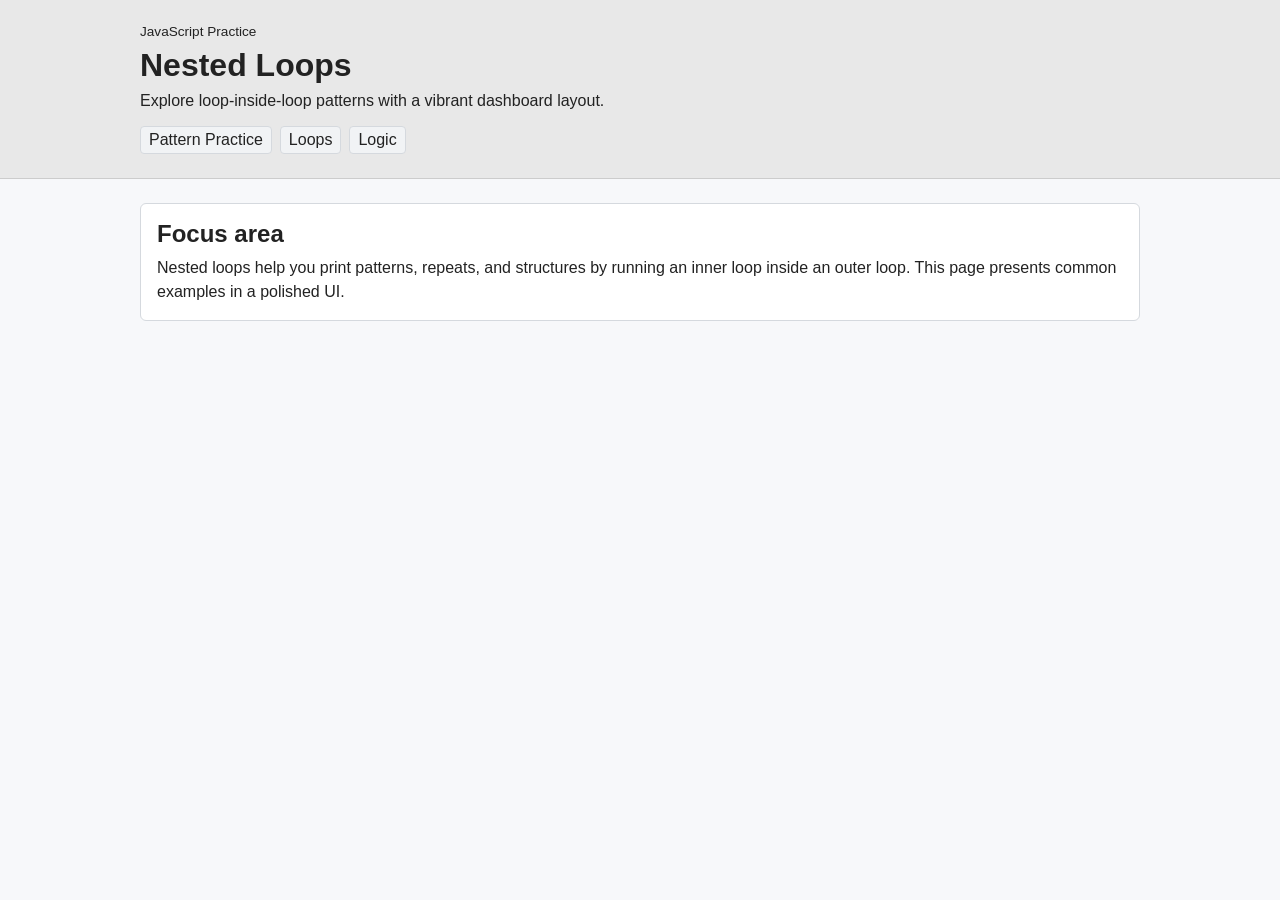
<file: Task_I1_on_js/Task_nested_loops/task_on_nested_loop.html>
<!DOCTYPE html>
<html lang="en">
  <head>
    <meta charset="UTF-8" />
    <meta name="viewport" content="width=device-width, initial-scale=1.0" />
    <title>Nested Loop Practice</title>
    <link rel="stylesheet" href="task_on_nested_loop.css" />
  </head>
  <body>
    <header class="topbar">
      <div class="header-content">
        <p class="eyebrow">JavaScript Practice</p>
        <h1>Nested Loops</h1>
        <p class="subtitle">Explore loop-inside-loop patterns with a vibrant dashboard layout.</p>
        <div class="badges">
          <span>Pattern Practice</span>
          <span>Loops</span>
          <span>Logic</span>
        </div>
      </div>
    </header>

    <main class="container">
      <section class="intro-card">
        <h2>Focus area</h2>
        <p>
          Nested loops help you print patterns, repeats, and structures by running an inner loop
          inside an outer loop. This page presents common examples in a polished UI.
        </p>
      </section>

      <section id="problemGrid" class="problem-grid" aria-live="polite"></section>
    </main>

    <script src="task_on_nested_loop.js"></script>
  </body>
</html>
</file>
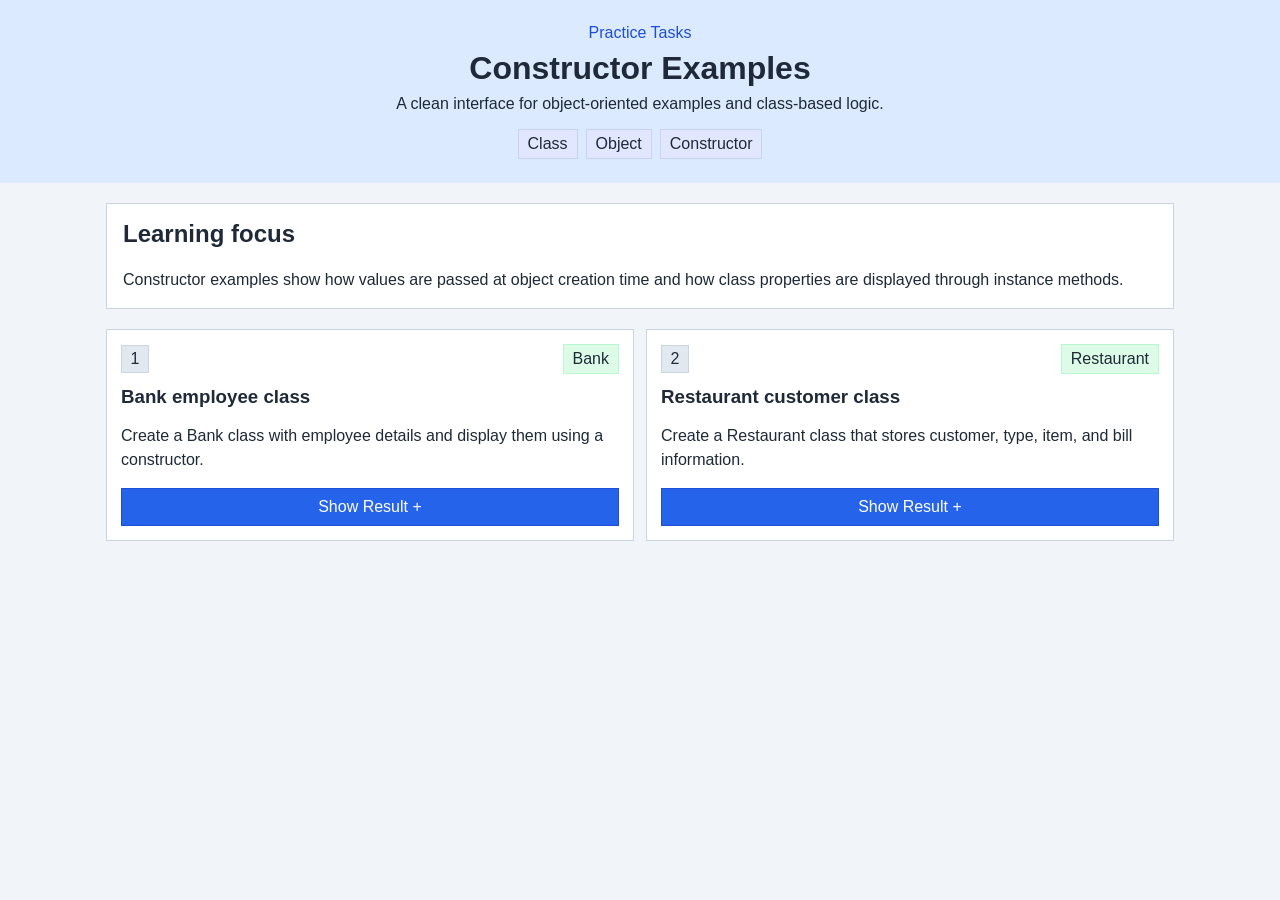
<file: Task_I1_on_js/Task_on_constructor/task_on_constructor.html>
<!DOCTYPE html>
<html lang="en">
  <head>
    <meta charset="UTF-8" />
    <meta name="viewport" content="width=device-width, initial-scale=1.0" />
    <title>Constructor Practice</title>
    <link rel="stylesheet" href="task_on_constructor.css" />
  </head>
  <body>
    <header class="topbar">
      <div class="header-content">
        <p class="eyebrow">Practice Tasks</p>
        <h1>Constructor Examples</h1>
        <p class="subtitle">
          A clean interface for object-oriented examples and class-based logic.
        </p>
        <div class="badges">
          <span>Class</span>
          <span>Object</span>
          <span>Constructor</span>
        </div>
      </div>
    </header>

    <main class="container">
      <section class="intro-card">
        <h2>Learning focus</h2>
        <p>
          Constructor examples show how values are passed at object creation time and
          how class properties are displayed through instance methods.
        </p>
      </section>

      <section class="problem-grid" aria-live="polite">
        <article class="problem-card">
          <div class="problem-card__top">
            <span class="problem-card__index">1</span>
            <span class="problem-card__type">Bank</span>
          </div>
          <h3>Bank employee class</h3>
          <p>
            Create a Bank class with employee details and display them using a
            constructor.
          </p>
          <details class="problem-card__result">
            <summary>Show Result</summary>
            <div class="problem-card__answer">
              <p><strong>Bank:</strong> SBI</p>
              <p><strong>Branch:</strong> KUKATPALLY</p>
              <p><strong>Employee:</strong> Sundhar, age 34, Accountant, salary 40,000</p>
              <p><strong>Employee:</strong> Kavaya, age 36, Assistant Manager, salary 60,000</p>
              <p><strong>Employee:</strong> Pradeep, age 28, Manager, salary 90,000</p>
            </div>
          </details>
        </article>

        <article class="problem-card">
          <div class="problem-card__top">
            <span class="problem-card__index">2</span>
            <span class="problem-card__type">Restaurant</span>
          </div>
          <h3>Restaurant customer class</h3>
          <p>
            Create a Restaurant class that stores customer, type, item, and bill
            information.
          </p>
          <details class="problem-card__result">
            <summary>Show Result</summary>
            <div class="problem-card__answer">
              <p><strong>Restaurant:</strong> Paradise, KBHP</p>
              <p><strong>Customer:</strong> Sagar, Veg, Palav, bill 250</p>
              <p><strong>Customer:</strong> Sukanya, Veg, Veg Paneer, bill 350</p>
              <p><strong>Customer:</strong> Harikrishna, Non Veg, Biryani, bill 500</p>
            </div>
          </details>
        </article>
      </section>
    </main>

  </body>
</html>
</file>
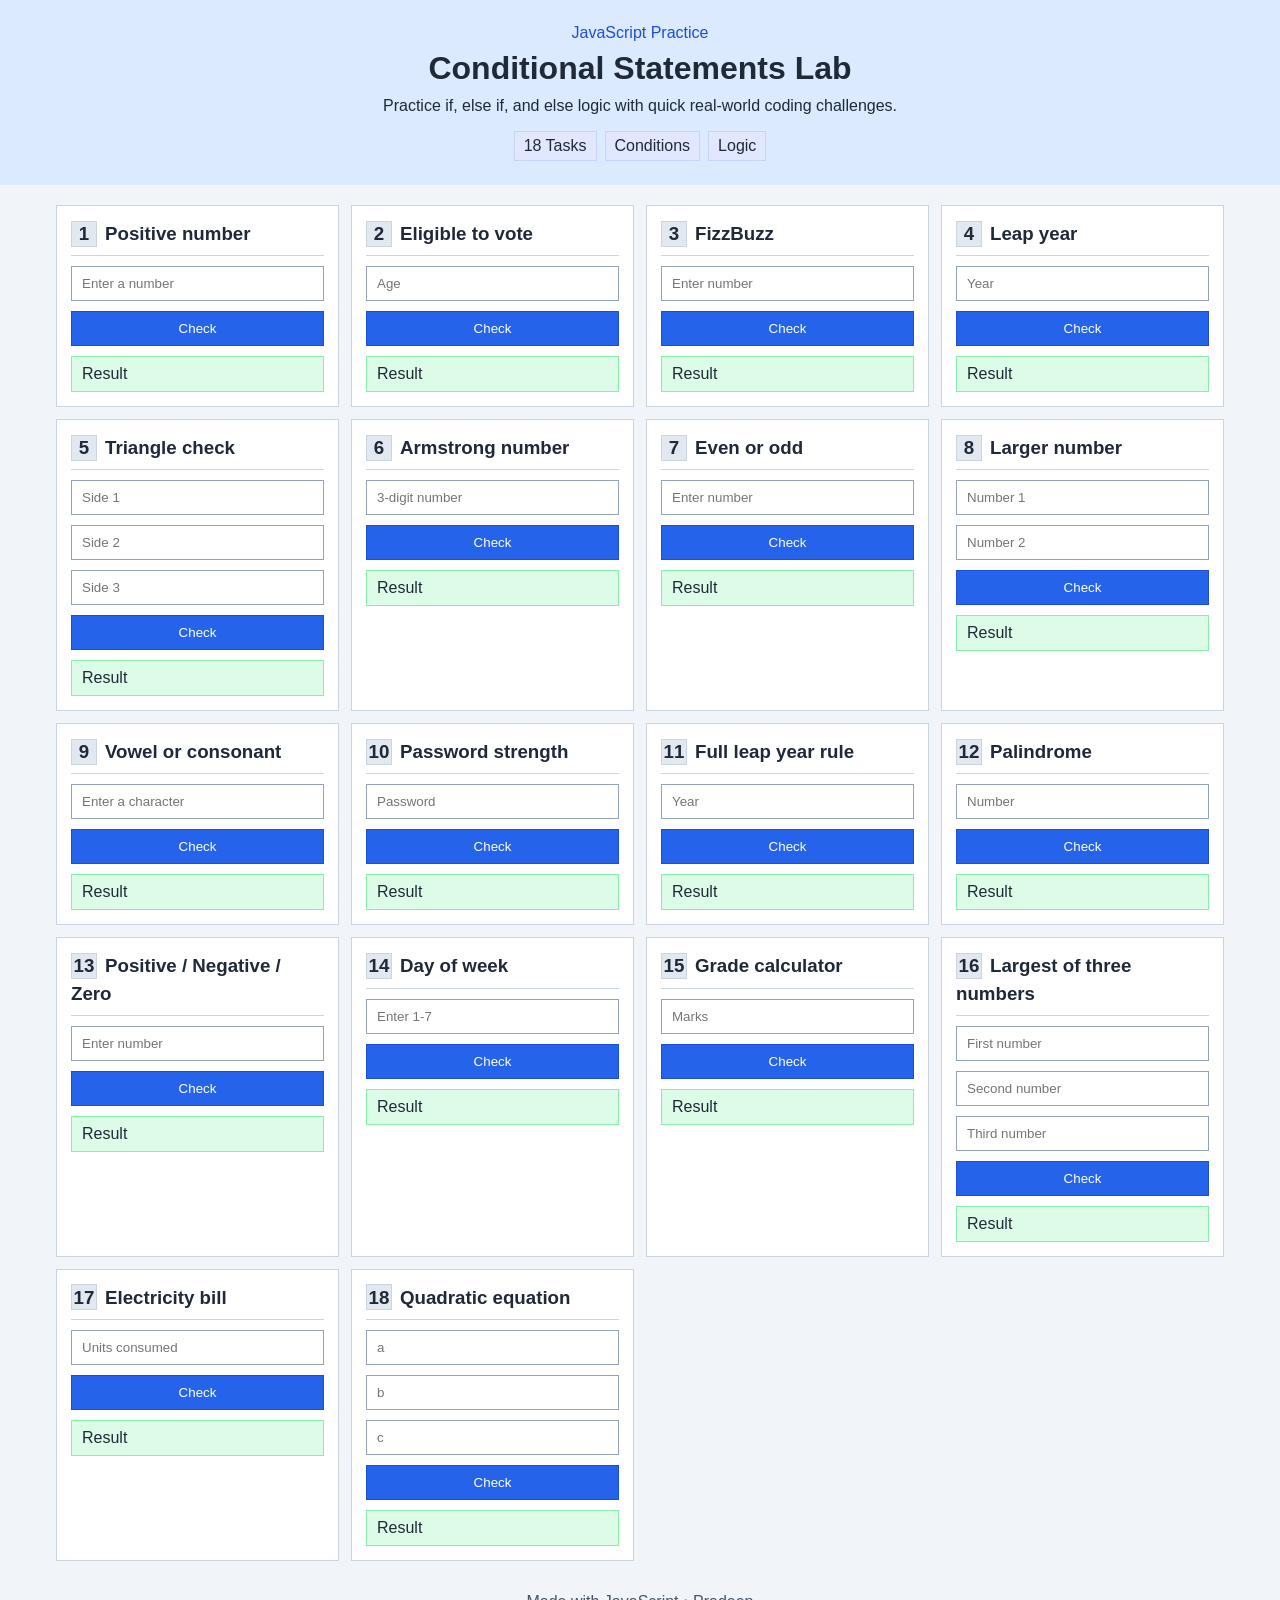
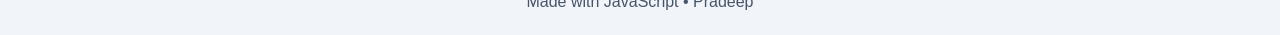
<file: Task_I1_on_js/Task_on_if,else,ifelse/task_if,else.html>
<!DOCTYPE html>
<html lang="en">
<head>
  <meta charset="UTF-8">
  <meta name="viewport" content="width=device-width, initial-scale=1.0">
  <title>Conditional Statements Dashboard</title>
  <link rel="stylesheet" href="task_if,else.css">
</head>
<body>
  <header class="topbar">
    <div class="header-content">
      <p class="eyebrow">JavaScript Practice</p>
      <h1>Conditional Statements Lab</h1>
      <p class="subtitle">Practice if, else if, and else logic with quick real-world coding challenges.</p>
      <div class="badges">
        <span>18 Tasks</span>
        <span>Conditions</span>
        <span>Logic</span>
      </div>
    </div>
  </header>

  <main class="container">
    <div class="box">
      <h3><span>1</span>Positive number</h3>
      <input type="number" placeholder="Enter a number">
      <button>Check</button>
      <p class="result">Result</p>
    </div>

    <div class="box">
      <h3><span>2</span>Eligible to vote</h3>
      <input type="number" placeholder="Age">
      <button>Check</button>
      <p class="result">Result</p>
    </div>

    <div class="box">
      <h3><span>3</span>FizzBuzz</h3>
      <input type="number" placeholder="Enter number">
      <button>Check</button>
      <p class="result">Result</p>
    </div>

    <div class="box">
      <h3><span>4</span>Leap year</h3>
      <input type="number" placeholder="Year">
      <button>Check</button>
      <p class="result">Result</p>
    </div>

    <div class="box">
      <h3><span>5</span>Triangle check</h3>
      <input type="number" placeholder="Side 1">
      <input type="number" placeholder="Side 2">
      <input type="number" placeholder="Side 3">
      <button>Check</button>
      <p class="result">Result</p>
    </div>

    <div class="box">
      <h3><span>6</span>Armstrong number</h3>
      <input type="number" placeholder="3-digit number">
      <button>Check</button>
      <p class="result">Result</p>
    </div>

    <div class="box">
      <h3><span>7</span>Even or odd</h3>
      <input type="number" placeholder="Enter number">
      <button>Check</button>
      <p class="result">Result</p>
    </div>

    <div class="box">
      <h3><span>8</span>Larger number</h3>
      <input type="number" placeholder="Number 1">
      <input type="number" placeholder="Number 2">
      <button>Check</button>
      <p class="result">Result</p>
    </div>

    <div class="box">
      <h3><span>9</span>Vowel or consonant</h3>
      <input type="text" placeholder="Enter a character">
      <button>Check</button>
      <p class="result">Result</p>
    </div>

    <div class="box">
      <h3><span>10</span>Password strength</h3>
      <input type="text" placeholder="Password">
      <button>Check</button>
      <p class="result">Result</p>
    </div>

    <div class="box">
      <h3><span>11</span>Full leap year rule</h3>
      <input type="number" placeholder="Year">
      <button>Check</button>
      <p class="result">Result</p>
    </div>

    <div class="box">
      <h3><span>12</span>Palindrome</h3>
      <input type="number" placeholder="Number">
      <button>Check</button>
      <p class="result">Result</p>
    </div>

    <div class="box">
      <h3><span>13</span>Positive / Negative / Zero</h3>
      <input type="number" placeholder="Enter number">
      <button>Check</button>
      <p class="result">Result</p>
    </div>

    <div class="box">
      <h3><span>14</span>Day of week</h3>
      <input type="number" placeholder="Enter 1-7">
      <button>Check</button>
      <p class="result">Result</p>
    </div>

    <div class="box">
      <h3><span>15</span>Grade calculator</h3>
      <input type="number" placeholder="Marks">
      <button>Check</button>
      <p class="result">Result</p>
    </div>

    <div class="box">
      <h3><span>16</span>Largest of three numbers</h3>
      <input type="number" placeholder="First number">
      <input type="number" placeholder="Second number">
      <input type="number" placeholder="Third number">
      <button>Check</button>
      <p class="result">Result</p>
    </div>

    <div class="box">
      <h3><span>17</span>Electricity bill</h3>
      <input type="number" placeholder="Units consumed">
      <button>Check</button>
      <p class="result">Result</p>
    </div>

    <div class="box">
      <h3><span>18</span>Quadratic equation</h3>
      <input type="number" placeholder="a">
      <input type="number" placeholder="b">
      <input type="number" placeholder="c">
      <button>Check</button>
      <p class="result">Result</p>
    </div>
  </main>

  <footer>Made with JavaScript • Pradeep</footer>
</body>
</html>
</file>
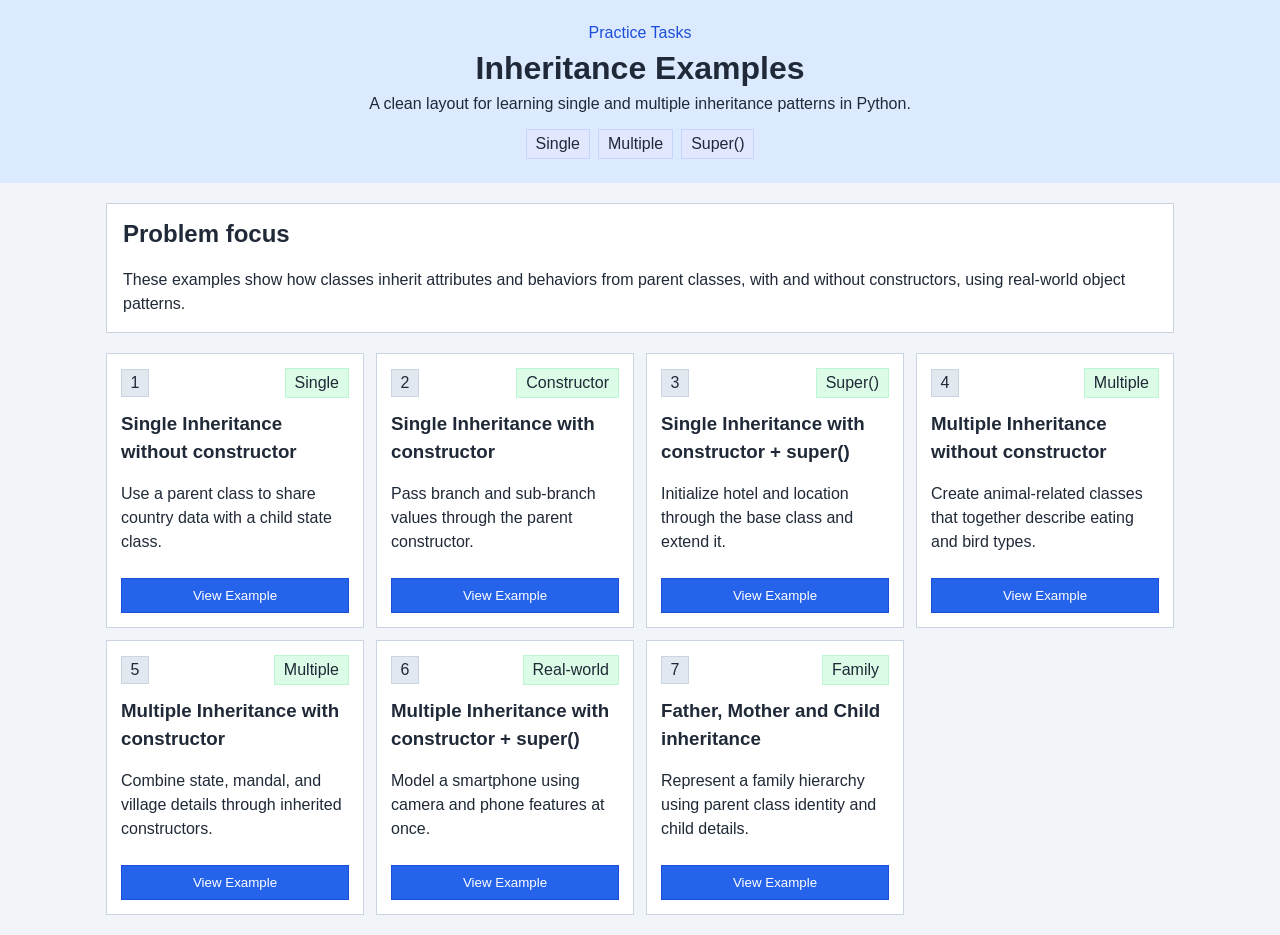
<file: Task_I1_on_js/Task_on_inheritance/task_on_inheritance.html>
<!DOCTYPE html>
<html lang="en">
  <head>
    <meta charset="UTF-8" />
    <meta name="viewport" content="width=device-width, initial-scale=1.0" />
    <title>Inheritance Practice</title>
    <link rel="stylesheet" href="task_on_inheritance.css" />
  </head>
  <body>
    <header class="topbar">
      <div class="header-content">
        <p class="eyebrow">Practice Tasks</p>
        <h1>Inheritance Examples</h1>
        <p class="subtitle">
          A clean layout for learning single and multiple inheritance patterns in Python.
        </p>
        <div class="badges">
          <span>Single</span>
          <span>Multiple</span>
          <span>Super()</span>
        </div>
      </div>
    </header>

    <main class="container">
      <section class="intro-card">
        <h2>Problem focus</h2>
        <p>
          These examples show how classes inherit attributes and behaviors from parent
          classes, with and without constructors, using real-world object patterns.
        </p>
      </section>

      <section class="problem-grid" aria-live="polite">
        <article class="problem-card">
          <div class="problem-card__top">
            <span class="problem-card__index">1</span>
            <span class="problem-card__type">Single</span>
          </div>
          <h3>Single Inheritance without constructor</h3>
          <p>Use a parent class to share country data with a child state class.</p>
          <button type="button" aria-expanded="false">View Example</button>
        </article>

        <article class="problem-card">
          <div class="problem-card__top">
            <span class="problem-card__index">2</span>
            <span class="problem-card__type">Constructor</span>
          </div>
          <h3>Single Inheritance with constructor</h3>
          <p>Pass branch and sub-branch values through the parent constructor.</p>
          <button type="button" aria-expanded="false">View Example</button>
        </article>

        <article class="problem-card">
          <div class="problem-card__top">
            <span class="problem-card__index">3</span>
            <span class="problem-card__type">Super()</span>
          </div>
          <h3>Single Inheritance with constructor + super()</h3>
          <p>Initialize hotel and location through the base class and extend it.</p>
          <button type="button" aria-expanded="false">View Example</button>
        </article>

        <article class="problem-card">
          <div class="problem-card__top">
            <span class="problem-card__index">4</span>
            <span class="problem-card__type">Multiple</span>
          </div>
          <h3>Multiple Inheritance without constructor</h3>
          <p>Create animal-related classes that together describe eating and bird types.</p>
          <button type="button" aria-expanded="false">View Example</button>
        </article>

        <article class="problem-card">
          <div class="problem-card__top">
            <span class="problem-card__index">5</span>
            <span class="problem-card__type">Multiple</span>
          </div>
          <h3>Multiple Inheritance with constructor</h3>
          <p>Combine state, mandal, and village details through inherited constructors.</p>
          <button type="button" aria-expanded="false">View Example</button>
        </article>

        <article class="problem-card">
          <div class="problem-card__top">
            <span class="problem-card__index">6</span>
            <span class="problem-card__type">Real-world</span>
          </div>
          <h3>Multiple Inheritance with constructor + super()</h3>
          <p>Model a smartphone using camera and phone features at once.</p>
          <button type="button" aria-expanded="false">View Example</button>
        </article>

        <article class="problem-card">
          <div class="problem-card__top">
            <span class="problem-card__index">7</span>
            <span class="problem-card__type">Family</span>
          </div>
          <h3>Father, Mother and Child inheritance</h3>
          <p>Represent a family hierarchy using parent class identity and child details.</p>
          <button type="button" aria-expanded="false">View Example</button>
        </article>
      </section>
    </main>
    <script src="task_on_inheritance.js" defer></script>
  </body>
</html>
</file>
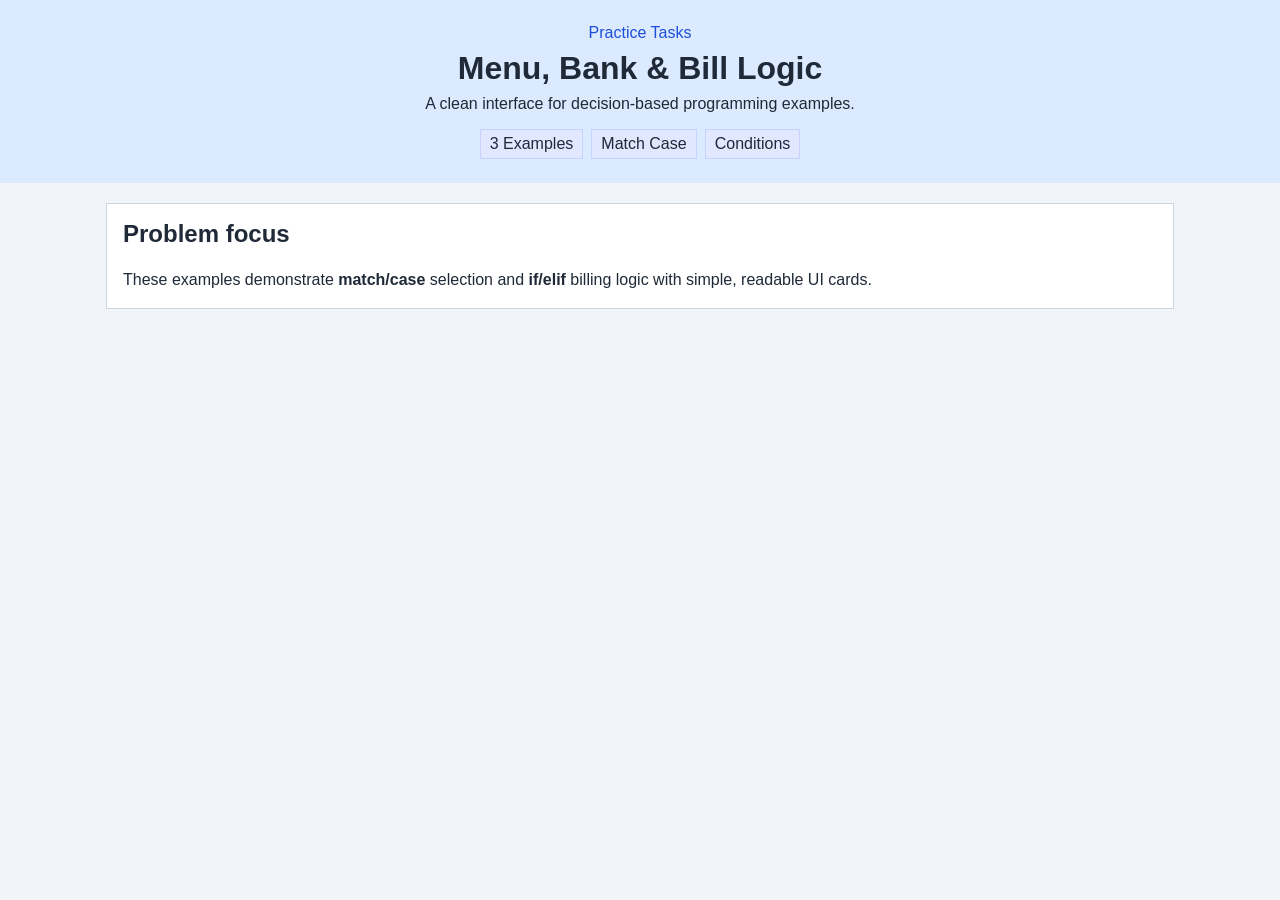
<file: Task_I1_on_js/Task_on_mathcase/task_on_mathcase.html>
<!DOCTYPE html>
<html lang="en">
  <head>
    <meta charset="UTF-8" />
    <meta name="viewport" content="width=device-width, initial-scale=1.0" />
    <title>Math & Menu Practice</title>
    <link rel="stylesheet" href="task_on_mathcase.css" />
  </head>
  <body>
    <header class="topbar">
      <div class="header-content">
        <p class="eyebrow">Practice Tasks</p>
        <h1>Menu, Bank & Bill Logic</h1>
        <p class="subtitle">A clean interface for decision-based programming examples.</p>
        <div class="badges">
          <span>3 Examples</span>
          <span>Match Case</span>
          <span>Conditions</span>
        </div>
      </div>
    </header>

    <main class="container">
      <section class="intro-card">
        <h2>Problem focus</h2>
        <p>
          These examples demonstrate <strong>match/case</strong> selection and
          <strong>if/elif</strong> billing logic with simple, readable UI cards.
        </p>
      </section>

      <section id="problemGrid" class="problem-grid" aria-live="polite"></section>
    </main>

    <script src="task_on_mathcase.js"></script>
  </body>
</html>
</file>
<file: Task_I1_on_js/ccs_file.css>
* {
  box-sizing: border-box;
}

body {
  margin: 0;
  font-family: Arial, sans-serif;
  color: #1f2937;
  background-color: #f1f5f9;
}

.topbar {
  padding: 24px 16px;
  color: #1f2937;
  text-align: center;
  background-color: #dbeafe;
}

.header-content {
  max-width: 1100px;
  margin: 0 auto;
}

.eyebrow {
  margin: 0 0 8px;
  color: #1d4ed8;
}

header h1 {
  margin: 0;
}

.subtitle {
  max-width: 760px;
  margin: 10px auto 0;
}

.badges {
  display: flex;
  justify-content: center;
  flex-wrap: wrap;
  gap: 8px;
  margin-top: 16px;
}

.badges span {
  padding: 5px 9px;
  background-color: #e0e7ff;
  border: 1px solid #c7d2fe;
}

.container {
  display: grid;
  grid-template-columns: repeat(auto-fit, minmax(250px, 1fr));
  gap: 12px;
  max-width: 1200px;
  margin: 0 auto;
  padding: 20px 16px;
}

.box {
  display: flex;
  flex-direction: column;
  gap: 10px;
  padding: 14px;
  background-color: #ffffff;
  border: 1px solid #cbd5e1;
}

.box h3 {
  margin: 0;
  padding-bottom: 8px;
  border-bottom: 1px solid #cbd5e1;
  line-height: 1.45;
}

.box h3 span {
  display: inline-flex;
  min-width: 26px;
  height: 26px;
  align-items: center;
  justify-content: center;
  margin-right: 8px;
  background-color: #e2e8f0;
  border: 1px solid #cbd5e1;
}

.box input {
  width: 100%;
  padding: 9px 10px;
  color: #1f2937;
  background-color: #ffffff;
  border: 1px solid #94a3b8;
}

.box input[type="checkbox"] {
  width: 16px;
  height: 16px;
  accent-color: #2563eb;
}

.box button {
  padding: 9px 12px;
  color: #ffffff;
  background-color: #2563eb;
  border: 1px solid #1d4ed8;
  cursor: pointer;
}

.result {
  min-height: 24px;
  margin: 0;
  padding: 8px 10px;
  background-color: #dcfce7;
  border: 1px solid #86efac;
}

footer {
  padding: 12px 16px 24px;
  color: #475569;
  text-align: center;
}

@media (max-width: 600px) {
  .container {
    grid-template-columns: 1fr;
  }
}
</file>
<file: Task_I1_on_js/Task_break_continue/task_on_break_continue.css>
* {
  box-sizing: border-box;
}

body {
  margin: 0;
  font-family: Arial, sans-serif;
  background-color: #f1f5f9;
  color: #1f2937;
}

.topbar {
  padding: 24px 16px;
  background-color: #dbeafe;
  text-align: center;
}

.header-content,
.container {
  max-width: 1100px;
  margin: 0 auto;
}

.eyebrow {
  margin: 0 0 8px;
  color: #1d4ed8;
}

h1,
h2,
h3 {
  margin-top: 0;
}

h1 {
  margin-bottom: 8px;
}

.subtitle {
  margin: 0;
}

.badges {
  display: flex;
  justify-content: center;
  flex-wrap: wrap;
  gap: 8px;
  margin-top: 16px;
}

.badges span,
.problem-card__type {
  padding: 5px 9px;
  background-color: #e0e7ff;
  border: 1px solid #c7d2fe;
}

.container {
  padding: 20px 16px;
}

.intro-card {
  margin-bottom: 20px;
  padding: 16px;
  background-color: #ffffff;
  border: 1px solid #cbd5e1;
}

.intro-card p {
  margin-bottom: 0;
  line-height: 1.5;
}

.problem-grid {
  display: grid;
  grid-template-columns: repeat(auto-fit, minmax(240px, 1fr));
  gap: 12px;
}

.problem-card {
  padding: 14px;
  background-color: #ffffff;
  border: 1px solid #cbd5e1;
}

.problem-card__top {
  display: flex;
  justify-content: space-between;
  align-items: center;
  gap: 10px;
  margin-bottom: 12px;
}

.problem-card__index {
  display: inline-flex;
  width: 28px;
  height: 28px;
  align-items: center;
  justify-content: center;
  background-color: #e2e8f0;
  border: 1px solid #cbd5e1;
}

.problem-card__type {
  background-color: #dcfce7;
  border-color: #bbf7d0;
}

.problem-card h3 {
  margin-bottom: 8px;
}

.problem-card p {
  line-height: 1.5;
}

.problem-card__result {
  margin-top: 8px;
}

.problem-card__result summary {
  padding: 9px 12px;
  color: #ffffff;
  background-color: #2563eb;
  border: 1px solid #1d4ed8;
  cursor: pointer;
}

.problem-card__result p {
  margin: 8px 0 0;
  padding: 10px;
  background-color: #dcfce7;
  border: 1px solid #86efac;
}

.problem-card button {
  width: 100%;
  margin-top: 8px;
  padding: 9px 12px;
  background-color: #2563eb;
  color: #ffffff;
  border: 1px solid #1d4ed8;
  cursor: pointer;
}

input[type="checkbox"] {
  width: 16px;
  height: 16px;
  accent-color: #2563eb;
  cursor: pointer;
}

.problem-card__answer {
  display: none;
  margin-top: 12px;
  padding: 10px;
  background-color: #dcfce7;
  border: 1px solid #86efac;
}

.problem-card__answer.visible {
  display: block;
}

@media (max-width: 600px) {
  .problem-grid {
    grid-template-columns: 1fr;
  }
}
</file>
<file: Task_I1_on_js/Task_nested_loops/task_on_nested_loop.css>
* {
  box-sizing: border-box;
}

body {
  margin: 0;
  padding: 0;
  font-family: Arial, sans-serif;
  color: #222;
  background: #f7f8fa;
}

.topbar {
  padding: 24px 16px;
  background: #e8e8e8;
  border-bottom: 1px solid #ccc;
}

.header-content,
.container {
  width: min(100% - 32px, 1000px);
  margin: 0 auto;
}

.eyebrow {
  margin: 0 0 8px;
  font-size: 0.85rem;
}

h1,
h2,
h3 {
  margin-top: 0;
}

h1 {
  margin-bottom: 8px;
}

.subtitle {
  margin: 0;
}

.badges {
  display: flex;
  flex-wrap: wrap;
  gap: 8px;
  margin-top: 16px;
}

.badges span,
.problem-card__type {
  padding: 4px 8px;
  background: #f1f3f5;
  border: 1px solid #d5d9de;
  border-radius: 4px;
}

.container {
  padding-top: 24px;
  padding-bottom: 32px;
}

.intro-card,
.problem-card {
  padding: 16px;
  background: #fff;
  border: 1px solid #d5d9de;
  border-radius: 6px;
}

.intro-card {
  margin-bottom: 16px;
}

.intro-card h2 {
  margin-bottom: 8px;
}

.intro-card p,
.problem-card p {
  margin: 0;
  line-height: 1.5;
}

.problem-grid {
  display: grid;
  grid-template-columns: repeat(auto-fit, minmax(240px, 1fr));
  gap: 16px;
}

.problem-card__top {
  display: flex;
  align-items: center;
  justify-content: space-between;
  gap: 8px;
  margin-bottom: 12px;
}

.problem-card__index {
  font-weight: bold;
}

.problem-card h3 {
  margin-bottom: 8px;
}

.problem-card button {
  margin-top: 12px;
  padding: 8px 12px;
  color: #222;
  background: #f1f3f5;
  border: 1px solid #c5cbd2;
  border-radius: 4px;
  cursor: pointer;
}

.problem-card__answer {
  display: none;
  margin-top: 12px;
  padding: 8px;
  background: #f7f8fa;
  border: 1px solid #d5d9de;
  border-radius: 4px;
}

.problem-card__answer.visible {
  display: block;
}
</file>
<file: Task_I1_on_js/Task_on_constructor/task_on_constructor.css>
* {
  box-sizing: border-box;
}

body {
  margin: 0;
  font-family: Arial, sans-serif;
  color: #1f2937;
  background-color: #f1f5f9;
}

.topbar {
  padding: 24px 16px;
  text-align: center;
  background-color: #dbeafe;
}

.header-content,
.container {
  max-width: 1100px;
  margin: 0 auto;
}

.eyebrow {
  margin: 0 0 8px;
  color: #1d4ed8;
}

h1,
h2,
h3 {
  margin-top: 0;
}

h1 {
  margin-bottom: 8px;
}

.subtitle {
  margin: 0;
}

.badges {
  display: flex;
  justify-content: center;
  flex-wrap: wrap;
  gap: 8px;
  margin-top: 16px;
}

.badges span,
.problem-card__type {
  padding: 5px 9px;
  background-color: #e0e7ff;
  border: 1px solid #c7d2fe;
}

.container {
  padding: 20px 16px;
}

.intro-card {
  margin-bottom: 20px;
  padding: 16px;
  background-color: #ffffff;
  border: 1px solid #cbd5e1;
}

.intro-card p {
  margin-bottom: 0;
  line-height: 1.5;
}

.problem-grid {
  display: grid;
  grid-template-columns: repeat(auto-fit, minmax(240px, 1fr));
  gap: 12px;
}

.problem-card {
  padding: 14px;
  background-color: #ffffff;
  border: 1px solid #cbd5e1;
}

.problem-card__top {
  display: flex;
  justify-content: space-between;
  align-items: center;
  gap: 10px;
  margin-bottom: 12px;
}

.problem-card__index {
  display: inline-flex;
  width: 28px;
  height: 28px;
  align-items: center;
  justify-content: center;
  background-color: #e2e8f0;
  border: 1px solid #cbd5e1;
}

.problem-card__type {
  background-color: #dcfce7;
  border-color: #bbf7d0;
}

.problem-card h3 {
  margin-bottom: 8px;
}

.problem-card p {
  line-height: 1.5;
}

.problem-card__result {
  margin-top: 8px;
}

.problem-card__result summary {
  padding: 9px 12px;
  color: #ffffff;
  text-align: center;
  background-color: #2563eb;
  border: 1px solid #1d4ed8;
  cursor: pointer;
  list-style: none;
}

.problem-card__result summary::-webkit-details-marker {
  display: none;
}

.problem-card__result summary::after {
  content: " +";
}

.problem-card__result[open] summary::after {
  content: " −";
}

.problem-card__answer {
  margin-top: 10px;
  padding: 10px;
  background-color: #dcfce7;
  border: 1px solid #86efac;
}

.problem-card__answer p {
  margin: 0 0 6px;
}

.problem-card__answer p:last-child {
  margin-bottom: 0;
}

input[type="checkbox"] {
  width: 16px;
  height: 16px;
  accent-color: #2563eb;
  cursor: pointer;
}

@media (max-width: 600px) {
  .problem-grid {
    grid-template-columns: 1fr;
  }
}
</file>
<file: Task_I1_on_js/Task_on_if,else,ifelse/task_if,else.css>
* {
  box-sizing: border-box;
}

body {
  margin: 0;
  font-family: Arial, sans-serif;
  color: #1f2937;
  background-color: #f1f5f9;
}

.topbar {
  padding: 24px 16px;
  color: #1f2937;
  text-align: center;
  background-color: #dbeafe;
}

.header-content {
  max-width: 1100px;
  margin: 0 auto;
}

.eyebrow {
  margin: 0 0 8px;
  color: #1d4ed8;
}

h1 {
  margin: 0;
}

.subtitle {
  max-width: 760px;
  margin: 10px auto 0;
}

.badges {
  display: flex;
  justify-content: center;
  flex-wrap: wrap;
  gap: 8px;
  margin-top: 16px;
}

.badges span {
  padding: 5px 9px;
  background-color: #e0e7ff;
  border: 1px solid #c7d2fe;
}

.container {
  display: grid;
  grid-template-columns: repeat(auto-fit, minmax(250px, 1fr));
  gap: 12px;
  max-width: 1200px;
  margin: 0 auto;
  padding: 20px 16px;
}

.box {
  display: flex;
  flex-direction: column;
  gap: 10px;
  padding: 14px;
  background-color: #ffffff;
  border: 1px solid #cbd5e1;
}

.box h3 {
  margin: 0;
  padding-bottom: 8px;
  border-bottom: 1px solid #cbd5e1;
  line-height: 1.45;
}

.box h3 span {
  display: inline-flex;
  min-width: 26px;
  height: 26px;
  align-items: center;
  justify-content: center;
  margin-right: 8px;
  background-color: #e2e8f0;
  border: 1px solid #cbd5e1;
}

.box input {
  width: 100%;
  padding: 9px 10px;
  color: #1f2937;
  background-color: #ffffff;
  border: 1px solid #94a3b8;
}

.box input[type="checkbox"] {
  width: 16px;
  height: 16px;
  accent-color: #2563eb;
}

.box button {
  padding: 9px 12px;
  color: #ffffff;
  background-color: #2563eb;
  border: 1px solid #1d4ed8;
  cursor: pointer;
}

.result {
  min-height: 24px;
  margin: 0;
  padding: 8px 10px;
  background-color: #dcfce7;
  border: 1px solid #86efac;
}

footer {
  padding: 12px 16px 24px;
  color: #475569;
  text-align: center;
}

@media (max-width: 600px) {
  .container {
    grid-template-columns: 1fr;
  }
}
</file>
<file: Task_I1_on_js/Task_on_inheritance/task_on_inheritance.css>
* {
  box-sizing: border-box;
}

body {
  margin: 0;
  font-family: Arial, sans-serif;
  color: #1f2937;
  background-color: #f1f5f9;
}

.topbar {
  padding: 24px 16px;
  text-align: center;
  background-color: #dbeafe;
}

.header-content,
.container {
  max-width: 1100px;
  margin: 0 auto;
}

.eyebrow {
  margin: 0 0 8px;
  color: #1d4ed8;
}

h1,
h2,
h3 {
  margin-top: 0;
}

h1 {
  margin-bottom: 8px;
}

.subtitle {
  margin: 0;
}

.badges {
  display: flex;
  justify-content: center;
  flex-wrap: wrap;
  gap: 8px;
  margin-top: 16px;
}

.badges span,
.problem-card__type {
  padding: 5px 9px;
  background-color: #e0e7ff;
  border: 1px solid #c7d2fe;
}

.container {
  padding: 20px 16px;
}

.intro-card {
  margin-bottom: 20px;
  padding: 16px;
  background-color: #ffffff;
  border: 1px solid #cbd5e1;
}

.intro-card p {
  margin-bottom: 0;
  line-height: 1.5;
}

.problem-grid {
  display: grid;
  grid-template-columns: repeat(auto-fit, minmax(240px, 1fr));
  gap: 12px;
}

.problem-card {
  padding: 14px;
  background-color: #ffffff;
  border: 1px solid #cbd5e1;
}

.problem-card__top {
  display: flex;
  justify-content: space-between;
  align-items: center;
  gap: 10px;
  margin-bottom: 12px;
}

.problem-card__index {
  display: inline-flex;
  width: 28px;
  height: 28px;
  align-items: center;
  justify-content: center;
  background-color: #e2e8f0;
  border: 1px solid #cbd5e1;
}

.problem-card__type {
  background-color: #dcfce7;
  border-color: #bbf7d0;
}

.problem-card h3 {
  margin-bottom: 8px;
  line-height: 1.5;
}

.problem-card p {
  line-height: 1.5;
}

.problem-card button {
  width: 100%;
  margin-top: 8px;
  padding: 9px 12px;
  color: #ffffff;
  background-color: #2563eb;
  border: 1px solid #1d4ed8;
  cursor: pointer;
}

.problem-card button:hover,
.problem-card button:focus-visible {
  background-color: #1d4ed8;
}

.example-result {
  margin-top: 14px;
  padding: 12px;
  background-color: #f8fafc;
  border: 1px solid #cbd5e1;
}

.example-result h4 {
  margin: 0 0 8px;
}

.example-result pre {
  margin: 0 0 12px;
  padding: 10px;
  overflow-x: auto;
  color: #e2e8f0;
  background-color: #1e293b;
  font-family: Consolas, monospace;
  font-size: 0.875rem;
  line-height: 1.5;
  white-space: pre-wrap;
}

.example-result pre:last-child {
  margin-bottom: 0;
}

input[type="checkbox"] {
  width: 16px;
  height: 16px;
  accent-color: #2563eb;
  cursor: pointer;
}

@media (max-width: 600px) {
  .problem-grid {
    grid-template-columns: 1fr;
  }
}
</file>
<file: Task_I1_on_js/Task_on_mathcase/task_on_mathcase.css>
* {
  box-sizing: border-box;
}

body {
  margin: 0;
  font-family: Arial, sans-serif;
  color: #1f2937;
  background-color: #f1f5f9;
}

.topbar {
  padding: 24px 16px;
  text-align: center;
  background-color: #dbeafe;
}

.header-content,
.container {
  max-width: 1100px;
  margin: 0 auto;
}

.eyebrow {
  margin: 0 0 8px;
  color: #1d4ed8;
}

h1,
h2,
h3 {
  margin-top: 0;
}

h1 {
  margin-bottom: 8px;
}

.subtitle {
  margin: 0;
}

.badges {
  display: flex;
  justify-content: center;
  flex-wrap: wrap;
  gap: 8px;
  margin-top: 16px;
}

.badges span,
.problem-card__type {
  padding: 5px 9px;
  background-color: #e0e7ff;
  border: 1px solid #c7d2fe;
}

.container {
  padding: 20px 16px;
}

.intro-card {
  margin-bottom: 20px;
  padding: 16px;
  background-color: #ffffff;
  border: 1px solid #cbd5e1;
}

.intro-card p {
  margin-bottom: 0;
  line-height: 1.5;
}

.problem-grid {
  display: grid;
  grid-template-columns: repeat(auto-fit, minmax(240px, 1fr));
  gap: 12px;
}

.problem-card {
  padding: 14px;
  color: #1f2937;
  background-color: #ffffff;
  border: 1px solid #cbd5e1;
}

.problem-card__top {
  display: flex;
  justify-content: space-between;
  align-items: center;
  gap: 10px;
  margin-bottom: 12px;
}

.problem-card__index {
  display: inline-flex;
  width: 28px;
  height: 28px;
  align-items: center;
  justify-content: center;
  background-color: #e2e8f0;
  border: 1px solid #cbd5e1;
}

.problem-card__type {
  background-color: #dcfce7;
  border-color: #bbf7d0;
}

.problem-card h3 {
  margin-bottom: 8px;
  line-height: 1.5;
}

.problem-card p {
  line-height: 1.5;
}

.problem-card button {
  width: 100%;
  margin-top: 8px;
  padding: 9px 12px;
  color: #ffffff;
  background-color: #2563eb;
  border: 1px solid #1d4ed8;
  cursor: pointer;
}

input[type="checkbox"] {
  width: 16px;
  height: 16px;
  accent-color: #2563eb;
  cursor: pointer;
}

.problem-card__answer {
  display: none;
  margin-top: 12px;
  padding: 10px;
  background-color: #dcfce7;
  border: 1px solid #86efac;
}

.problem-card__answer.visible {
  display: block;
}

@media (max-width: 600px) {
  .problem-grid {
    grid-template-columns: 1fr;
  }
}
</file>
